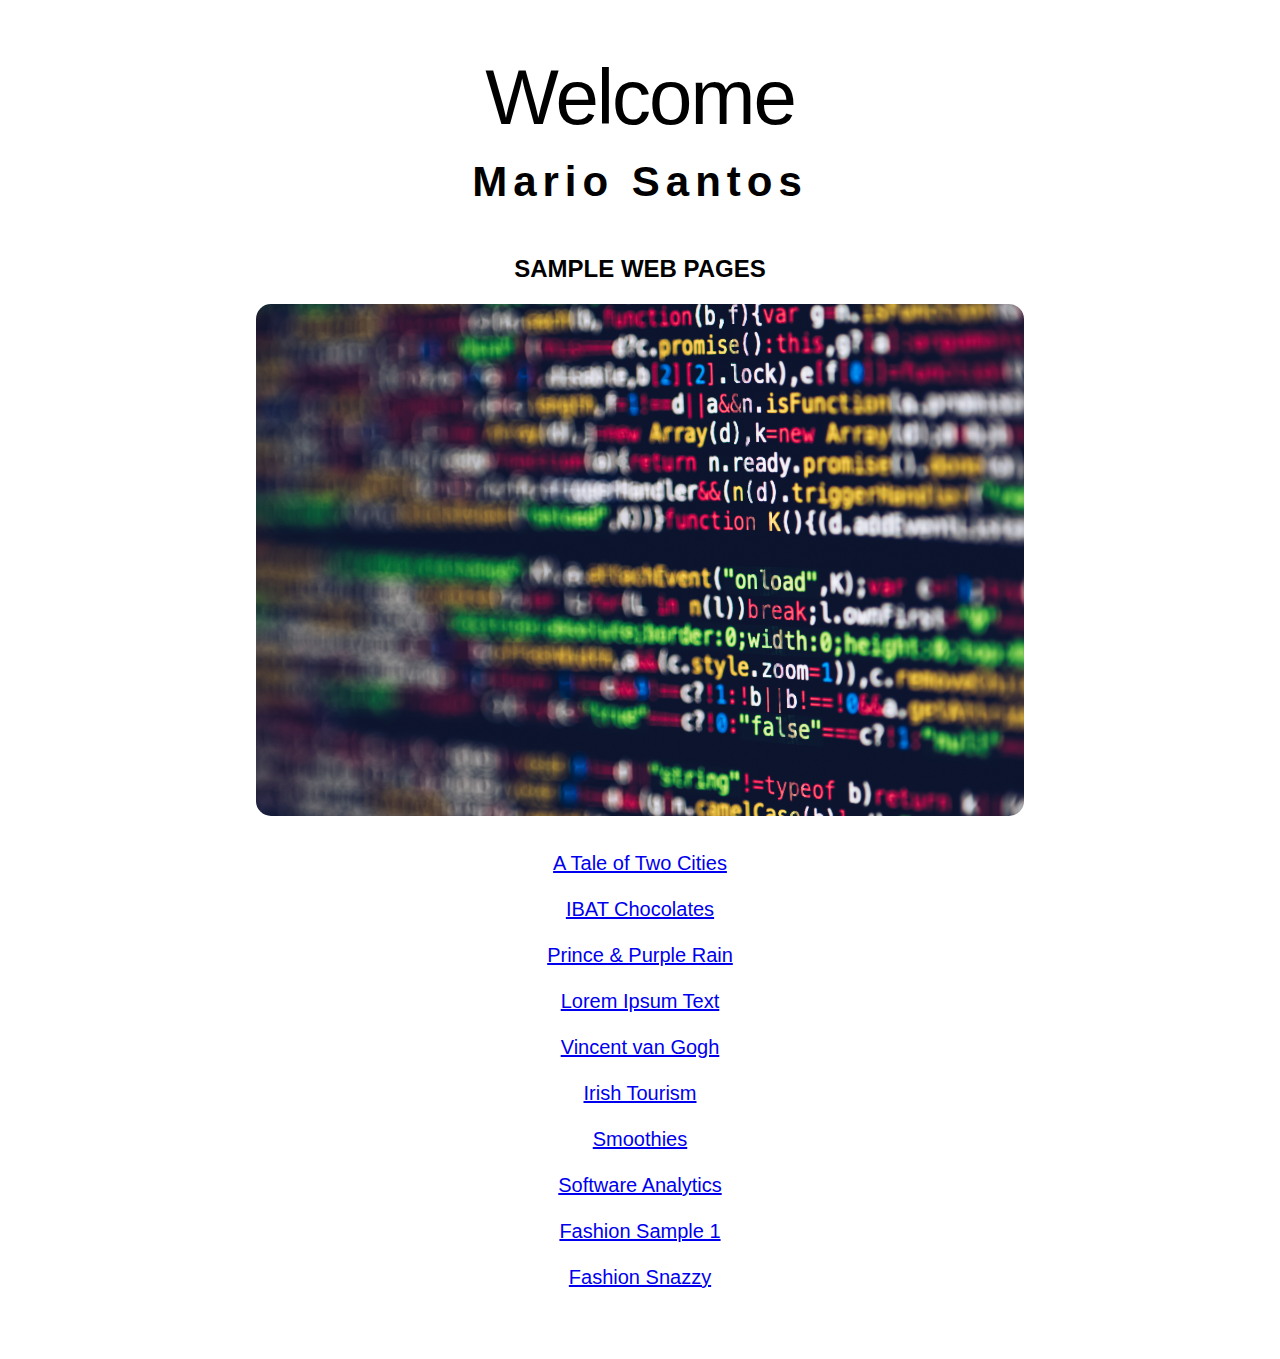
<file: index.html>
<!DOCTYPE html>
<html lang="en">
<head>
    <meta charset="UTF-8">
    <meta name="robots" content="noindex">
    <meta name="viewport" content="width=device-width, initial-scale=1.0">
    <title>Mario Santos | Home Page</title>
    <meta name="description" content="Welcome to my website that showcases some of my digital creations.">

    <link rel="stylesheet" href="assets/css/global.css">
    
    <!-- Global site tag (gtag.js) - Google Analytics -->
<script async src="https://www.googletagmanager.com/gtag/js?id=G-T0QKWNKZNM"></script>
<script>
  window.dataLayer = window.dataLayer || [];
  function gtag(){dataLayer.push(arguments);}
  gtag('js', new Date());

  gtag('config', 'G-T0QKWNKZNM');
</script>
</head>

<body>

    <h1>Welcome</h1>
    <h2>Mario Santos</h2>

    <h3>Sample Web Pages</h3>

    <img src="assets/img/web development.jpg">

    <p><a href="exercises/page-1.html">A Tale of Two Cities</a></p>
    <p><a href="exercises/page-2.html">IBAT Chocolates</a></p>
    <p><a href="exercises/page-3.html">Prince & Purple Rain</a></p>
    <p><a href="exercises/page-4.html">Lorem Ipsum Text</a></p>
    <p><a href="exercises/page-5.html">Vincent van Gogh</a></p> 
    <p><a href="exercises/page-6.html">Irish Tourism</a></p> 
    <p><a href="exercises/page-7.html">Smoothies</a></p> 
    <p><a href="exercises/page-8.html">Software Analytics</a></p> 
    <p><a href="portfolio/fashion/index.html">Fashion Sample 1</a></p>
    <p><a href="portfolio2/fashion/index.html">Fashion Snazzy</a></p>  
</body>
</html>
</file>
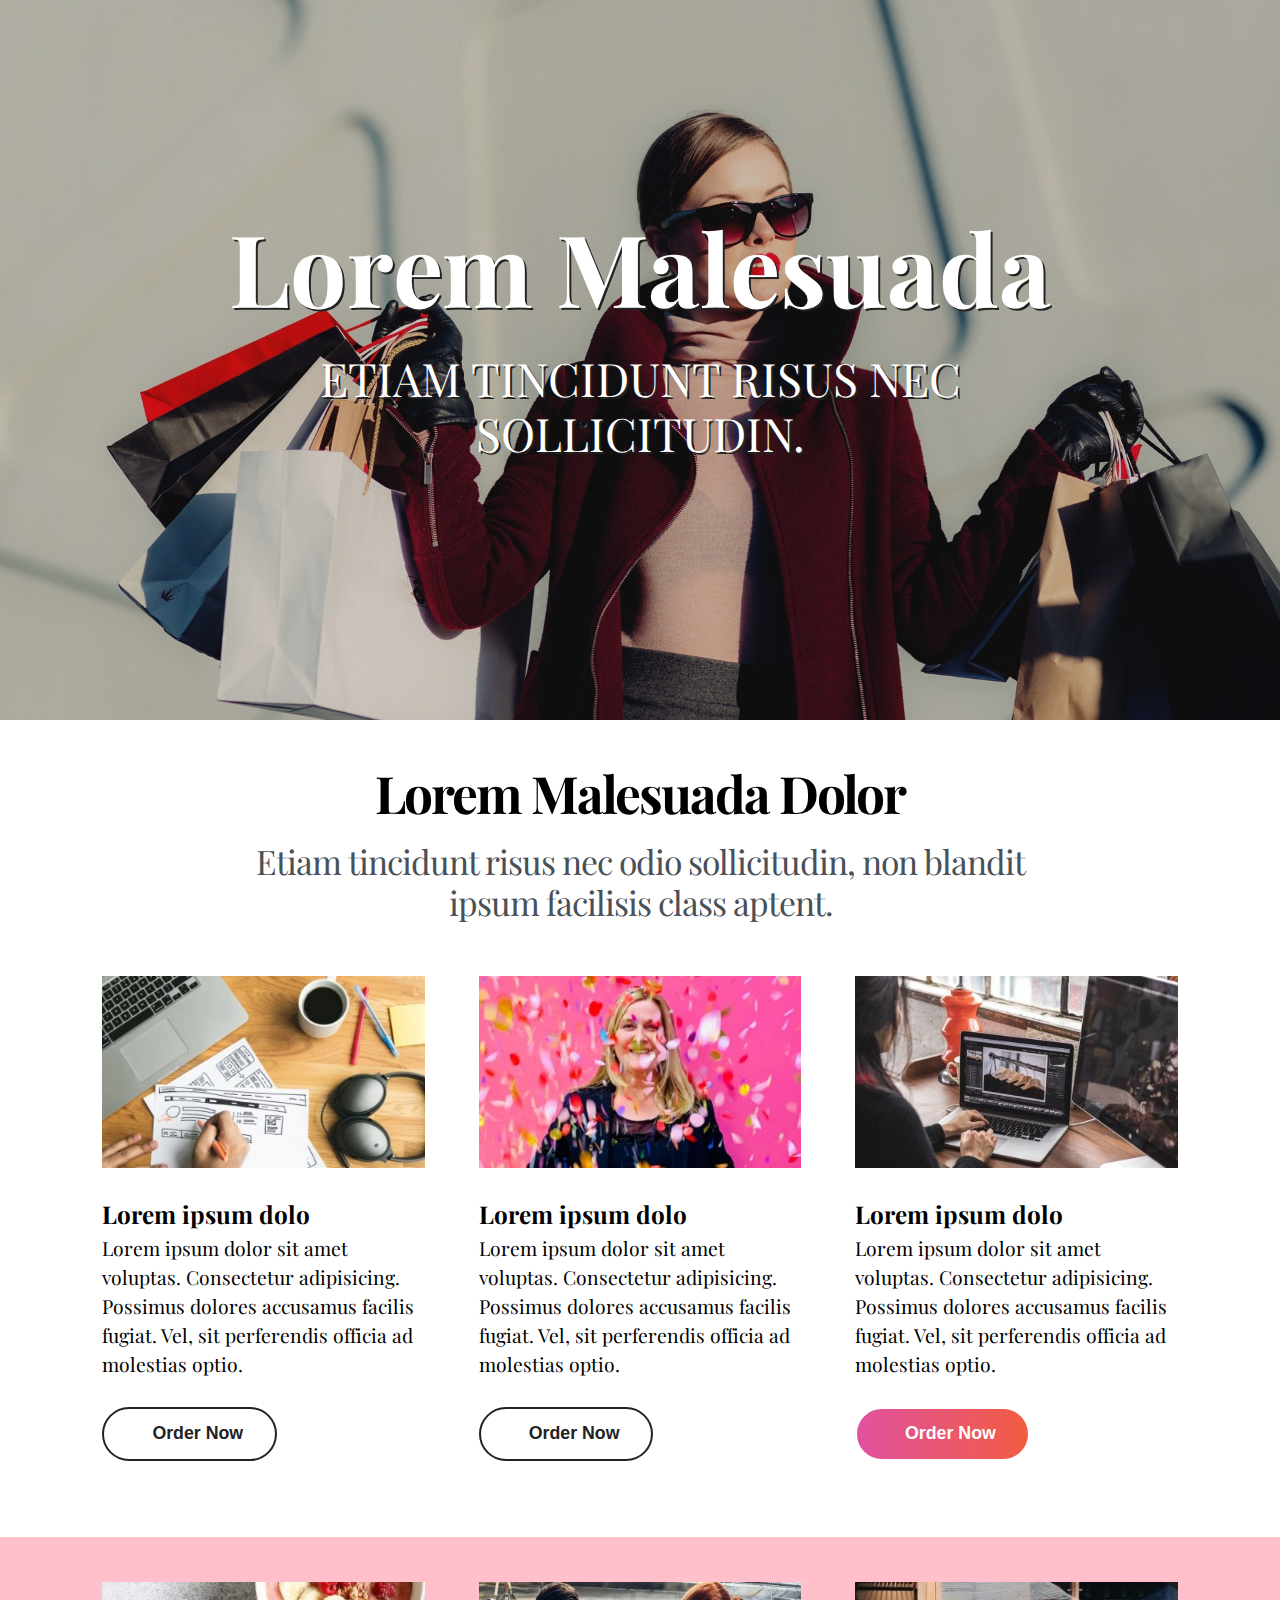
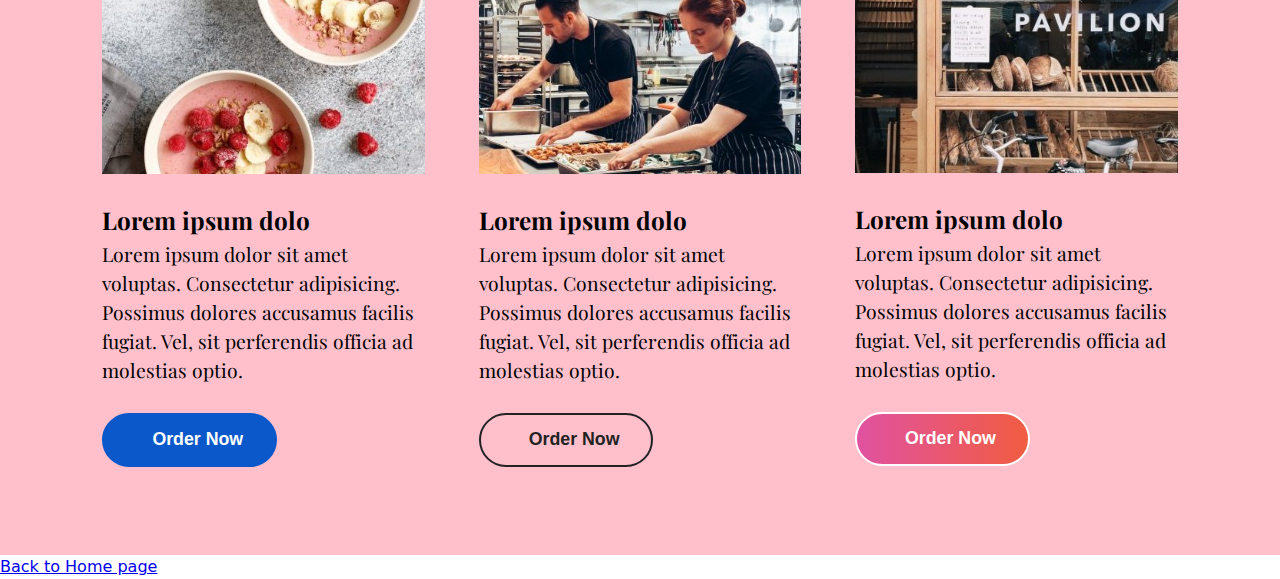
<file: portfolio/fashion/index.html>
<!DOCTYPE html>
<html lang="en">
<head>
    <meta charset="UTF-8">
    <meta http-equiv="X-UA-Compatible" content="IE=edge">
    <meta name="viewport" content="width=device-width, initial-scale=1.0">
    <title>Dorset Fashion</title>

    <link rel="stylesheet" href="assets/css/resets.css">
    <link rel="stylesheet" href="assets/css/utils.css">
    <link rel="stylesheet" href="assets/css/hero-image.css">
    <link rel="stylesheet" href="assets/css/grid-3.css">
    <link rel="stylesheet" href="assets/css/layout.css">

    <link rel="preconnect" href="https://fonts.googleapis.com">
    <link rel="preconnect" href="https://fonts.gstatic.com" crossorigin>
    <link href="https://fonts.googleapis.com/css2?family=Playfair+Display:ital,wght@0,400;0,700;1,400;1,700&display=swap" rel="stylesheet">

 <!-- Font Awesome 5 icons -->
 <link href="https://cdnjs.cloudflare.com/ajax/libs/font-awesome/5.14.0/css/all.min.css" rel="stylesheet" integrity="sha512-1PKOgIY59xJ8Co8+NE6FZ+LOAZKjy+KY8iq0G4B3CyeY6wYHN3yt9PW0XpSriVlkMXe40PTKnXrLnZ9+fkDaog==" crossorigin="anonymous">


</head>

<body>
    
        <!-- hero block -->
        <header class="hero-block text-center">

            <div class="hero-text-container">
                <h1>Lorem Malesuada</h1>
                <h2>Etiam tincidunt risus nec sollicitudin.</h2>
            </div>
    
            <div class="hero-bg-media">
                <img src="assets/img/fashion.jpg" alt="sample background image">   
            </div>
    
            <div class="bg-overlay"></div>
    
        </header>
        <!-- /hero block -->

        <main>
            <article>
            
                <section class="container-flex" >
            
                    <div class="col-1 text-center">
                        <h2>Lorem Malesuada Dolor</h2>
                        <p>Etiam tincidunt risus nec odio sollicitudin, non blandit ipsum facilisis class aptent.</p>
                    </div>
            
                    <div class="col-3">
                        <figure>
                            <img src="assets/img/design-420x250.jpg" alt="Design">
                        </figure>
            
                        <h3>Lorem ipsum dolo</h3>
                        <p>Lorem ipsum dolor sit amet voluptas. Consectetur adipisicing. Possimus dolores accusamus facilis fugiat. Vel, sit perferendis officia ad molestias optio.</p>
                        
                        <a href="#" class="btn btn-ghost btn-rounded ">
                            <i class="fas fa-arrow-circle-right"></i>
                            Order Now
                        </a>
                    </div>
            
                    <div class="col-3">
                        <figure>
                            <img src="assets/img/woman-pink-420x250.jpg" alt="Woman pink">
                        </figure>
            
                        <h3>Lorem ipsum dolo</h3>
                        <p>Lorem ipsum dolor sit amet voluptas. Consectetur adipisicing. Possimus dolores accusamus facilis fugiat. Vel, sit perferendis officia ad molestias optio.</p>
            
                        <a href="#" class="btn btn-ghost btn-rounded">
                            <i class="fas fa-shopping-cart"></i>Order Now
                        </a>
                    </div>
             
                
                    <div class="col-3">
                        <figure>
                            <img src="assets/img/laptop-window-420x250.jpg" alt="Laptop window">
                        </figure>
            
                        <h3>Lorem ipsum dolo</h3>
                        <p>Lorem ipsum dolor sit amet voluptas. Consectetur adipisicing. Possimus dolores accusamus facilis fugiat. Vel, sit perferendis officia ad molestias optio.</p>
            
                        <a href="#" class="btn btn-gradient btn-rounded">
                            <i class="fas fa-shopping-cart"></i>Order Now
                        </a>
            
                    </div>
                
                </section>

                <section class="container-flex bg-pink">
                    
                    <div class="col-3">
                        <figure>
                            <img src="assets/img/food-420x250.jpg" alt="Food">
                        </figure>
            
                        <h3>Lorem ipsum dolo</h3>
                        <p>Lorem ipsum dolor sit amet voluptas. Consectetur adipisicing. Possimus dolores accusamus facilis fugiat. Vel, sit perferendis officia ad molestias optio.</p>
            
                        <a href="#" class="btn btn-solid btn-rounded">
                            <i class="fas fa-shopping-cart"></i>Order Now
                        </a>
                    </div>
            
                    <div class="col-3">
                        <figure>
                            <img src="assets/img/kitchen-420x250.jpg" alt="Kitchen">
                        </figure>
            
                        <h3>Lorem ipsum dolo</h3>
                        <p>Lorem ipsum dolor sit amet voluptas. Consectetur adipisicing. Possimus dolores accusamus facilis fugiat. Vel, sit perferendis officia ad molestias optio.</p>
            
                        <a href="#" class="btn btn-ghost btn-rounded">
                            <i class="fas fa-shopping-cart"></i>Order Now
                        </a>
                    </div>
            
                    <div class="col-3">
                        <figure>
                            <img src="assets/img/shop-420x250.jpg" alt="Shop">
                        </figure>
            
                        <h3>Lorem ipsum dolo</h3>
                        <p>Lorem ipsum dolor sit amet voluptas. Consectetur adipisicing. Possimus dolores accusamus facilis fugiat. Vel, sit perferendis officia ad molestias optio.</p>
            
                        <a href="#" class="btn btn-gradient btn-rounded">
                            <i class="fas fa-shopping-cart"></i>Order Now
                        </a>
                    </div>
                        
                </section>
            
            </article>
            </main>
    <p><a href="../index.html">Back to Home page</a></p>
</body>
</html>
</file>
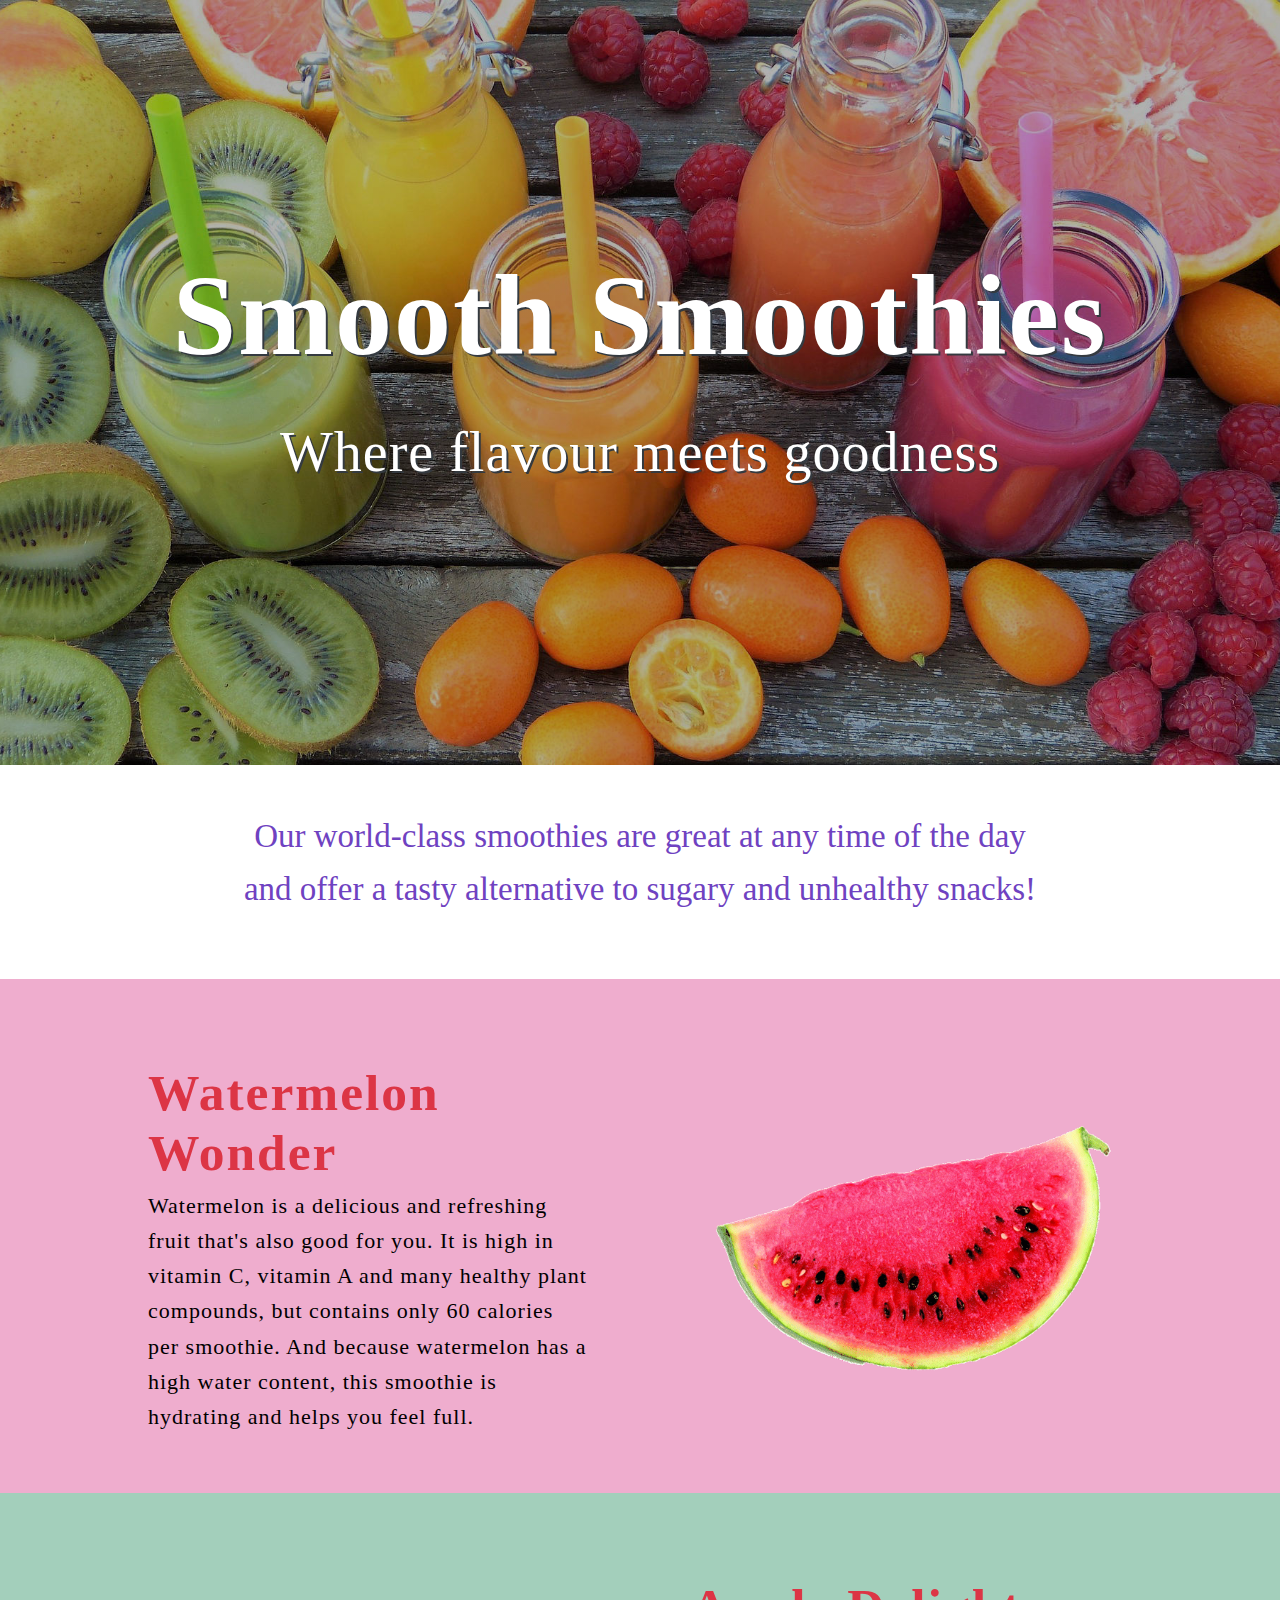
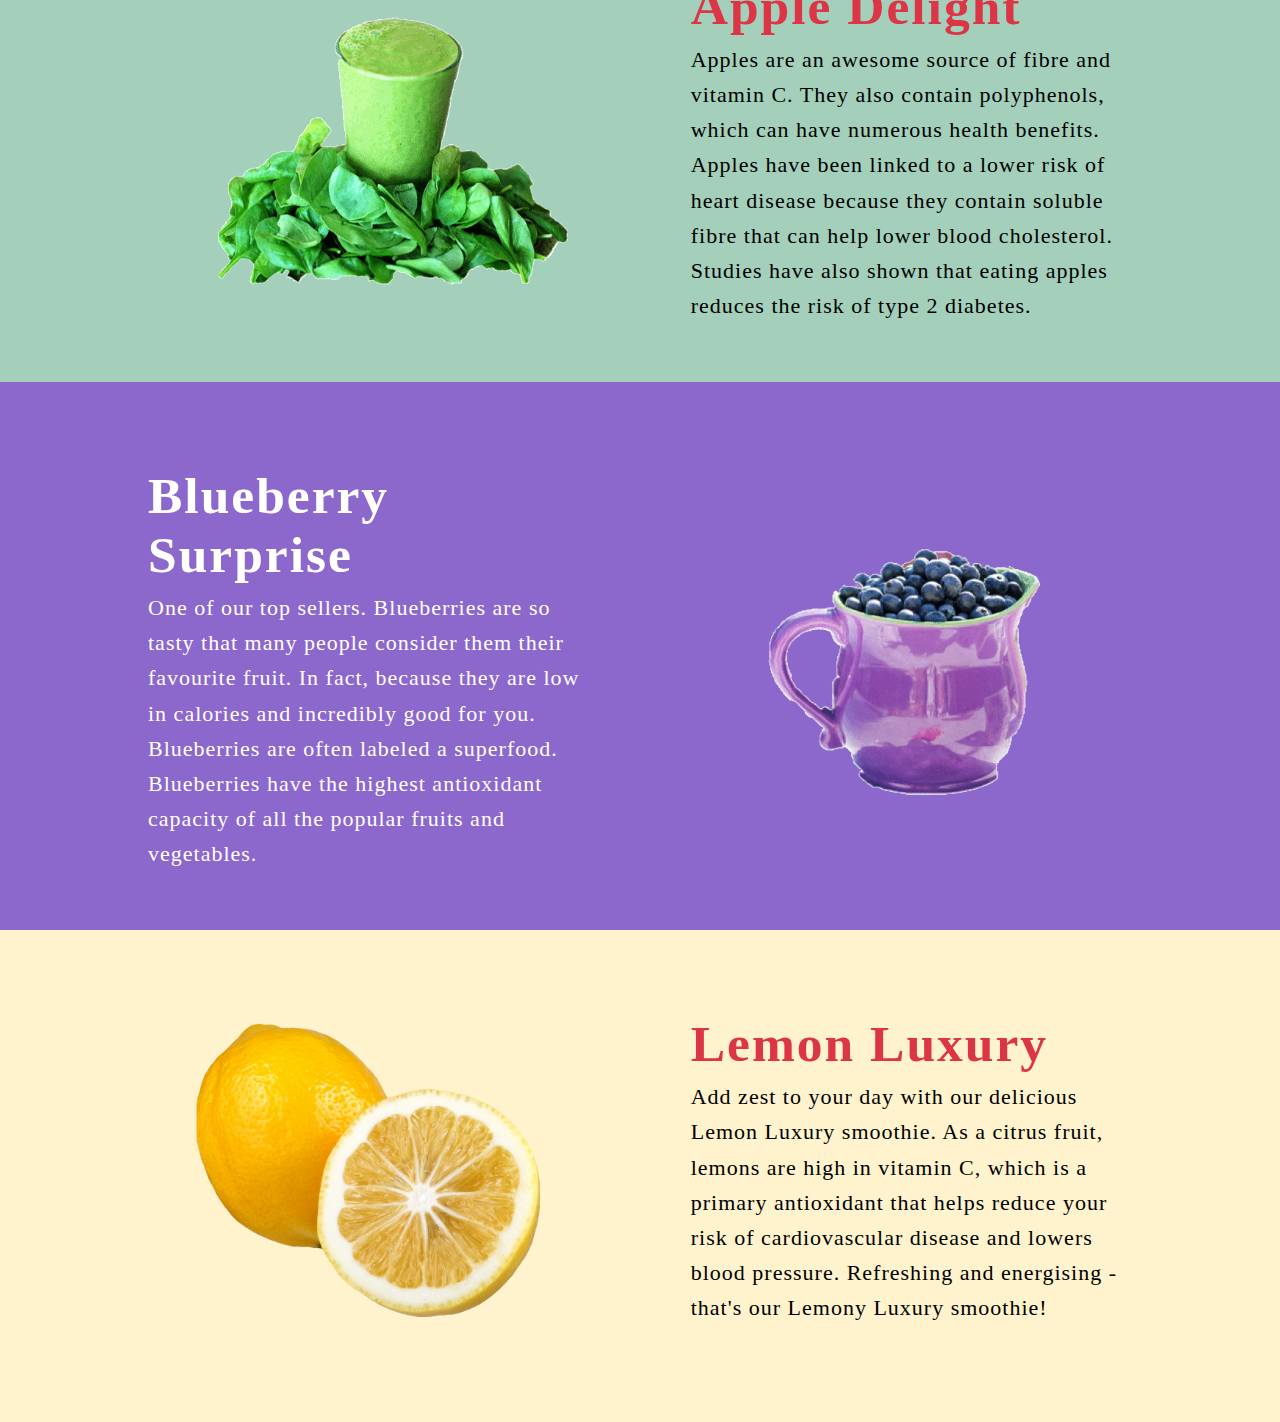
<file: portfolio2/smoothies/index.html>
<!DOCTYPE html>
<html lang="en">
<head>
    <meta charset="UTF-8">
    <meta http-equiv="X-UA-Compatible" content="IE=edge">
    <meta name="viewport" content="width=device-width, initial-scale=1.0">
    <title>Smooth Smoothies</title>
    <meta name="description" content="Dublin's finest smoothie store. Offering tasty alternatives to sugary and unhealthy snacks for busy, on-the-go, on-trend professionals.">

	<!-- Preload hero image -->
    <link rel="preload" href="assets/img/smoothie-hero-image.jpg" as="image">  

	<!-- Stylesheets -->
    <link rel="stylesheet" href="assets/css/lunadoge.min.css" />
    <link rel="stylesheet" href="assets/css/custom.css" />

	<!-- Google Fonts -->

	<!-- Font Awesome 5 icons -->
	<link href="https://cdnjs.cloudflare.com/ajax/libs/font-awesome/5.14.0/css/all.min.css" rel="stylesheet" integrity="sha512-1PKOgIY59xJ8Co8+NE6FZ+LOAZKjy+KY8iq0G4B3CyeY6wYHN3yt9PW0XpSriVlkMXe40PTKnXrLnZ9+fkDaog==" crossorigin="anonymous">

    <!-- Light Awesome icons -->
    <link rel="stylesheet" href="https://maxst.icons8.com/vue-static/landings/line-awesome/line-awesome/1.3.0/css/line-awesome.min.css">

    <!-- Google Material Design Icons -->
    <link href="https://fonts.googleapis.com/icon?family=Material+Icons+Outlined"
    rel="stylesheet">

</head>


<body>

    <!-- navigation menu -->
    <nav></nav>

    <!-- header hero block -->
    <header>
        <header class="hero-block">
            <div class="hero-text-container text-center-desktop text-center-mobile">
                <h1 class="text-shadow slide-in-top">Smooth Smoothies</h1>
                <h2 class="text-shadow slide-in-top">Where flavour meets goodness</h2>
                
            </div>
                <div class="hero-bg-media">
                <img src="assets/img/smoothie-hero-image.jpg" alt="smoothie">
                </div>
            <div class="bg-overlay"></div>
        </header>
    </header>


    <!-- main content with sections -->
    <main>     
        <section class="theme-one text-center">
            <p class="standfirst">Our world-class smoothies are great at any time of the day and offer a tasty alternative to sugary and unhealthy snacks!</p>
            </section>


            
		<section class="container-flex cols-2-split split-image-right theme-two">

            <div class="col-2">
                <h2>Watermelon Wonder</h2>
                <p>Watermelon is a delicious and refreshing fruit that's also good for you. It is high in vitamin C, vitamin A and many healthy plant compounds, but contains only 60 calories per smoothie. And because watermelon has a high water content, this smoothie is hydrating and helps you feel full.</p>
            </div>
    
            <div class="col-2">
                <figure><img src="assets/img/watermelon.png" alt="watermelon"></figure>
            </div>
        </section>

        
		<section class="container-flex cols-2-split theme-three split-image-left">

            <div class="col-2">
                <h2>Apple Delight</h2>
                <p>Apples are an awesome source of fibre and vitamin C. They also contain polyphenols, which can have numerous health benefits. Apples have been linked to a lower risk of heart disease because they contain soluble fibre that can help lower blood cholesterol. Studies have also shown that eating apples reduces the risk of type 2 diabetes.</p>
            </div>
    
            <div class="col-2">
                <figure><img src="assets/img/apple.png" alt="apple"></figure>
            </div>
        </section>

        
		<section class="container-flex cols-2-split split-image-right theme-four">

            <div class="col-2">
                <h2>Blueberry Surprise</h2>
                <p>One of our top sellers. Blueberries are so tasty that many people consider them their favourite fruit. In fact, because they are low in calories and incredibly good for you. Blueberries are often labeled a superfood. Blueberries have the highest antioxidant capacity of all the popular fruits and vegetables.</p>
            </div>
    
            <div class="col-2">
                <figure><img src="assets/img/blueberry.png" alt="blueberry"></figure>
            </div>
        </section>

        
		<section class="container-flex cols-2-split theme-five split-image-left">

            <div class="col-2">
                <h2>Lemon Luxury</h2>
                <p>Add zest to your day with our delicious Lemon Luxury smoothie. As a citrus fruit, lemons are high in vitamin C, which is a primary antioxidant that helps reduce your risk of cardiovascular disease and lowers blood pressure. Refreshing and energising - that's our Lemony Luxury smoothie!</p>
            </div>
    
            <div class="col-2">
                <figure><img src="assets/img/lemon.png" alt="Lemon"></figure>
            </div>
        </section>
    </main>

    
    <!-- footer -->
    <footer></footer>
   
</body>
</html>
</file>
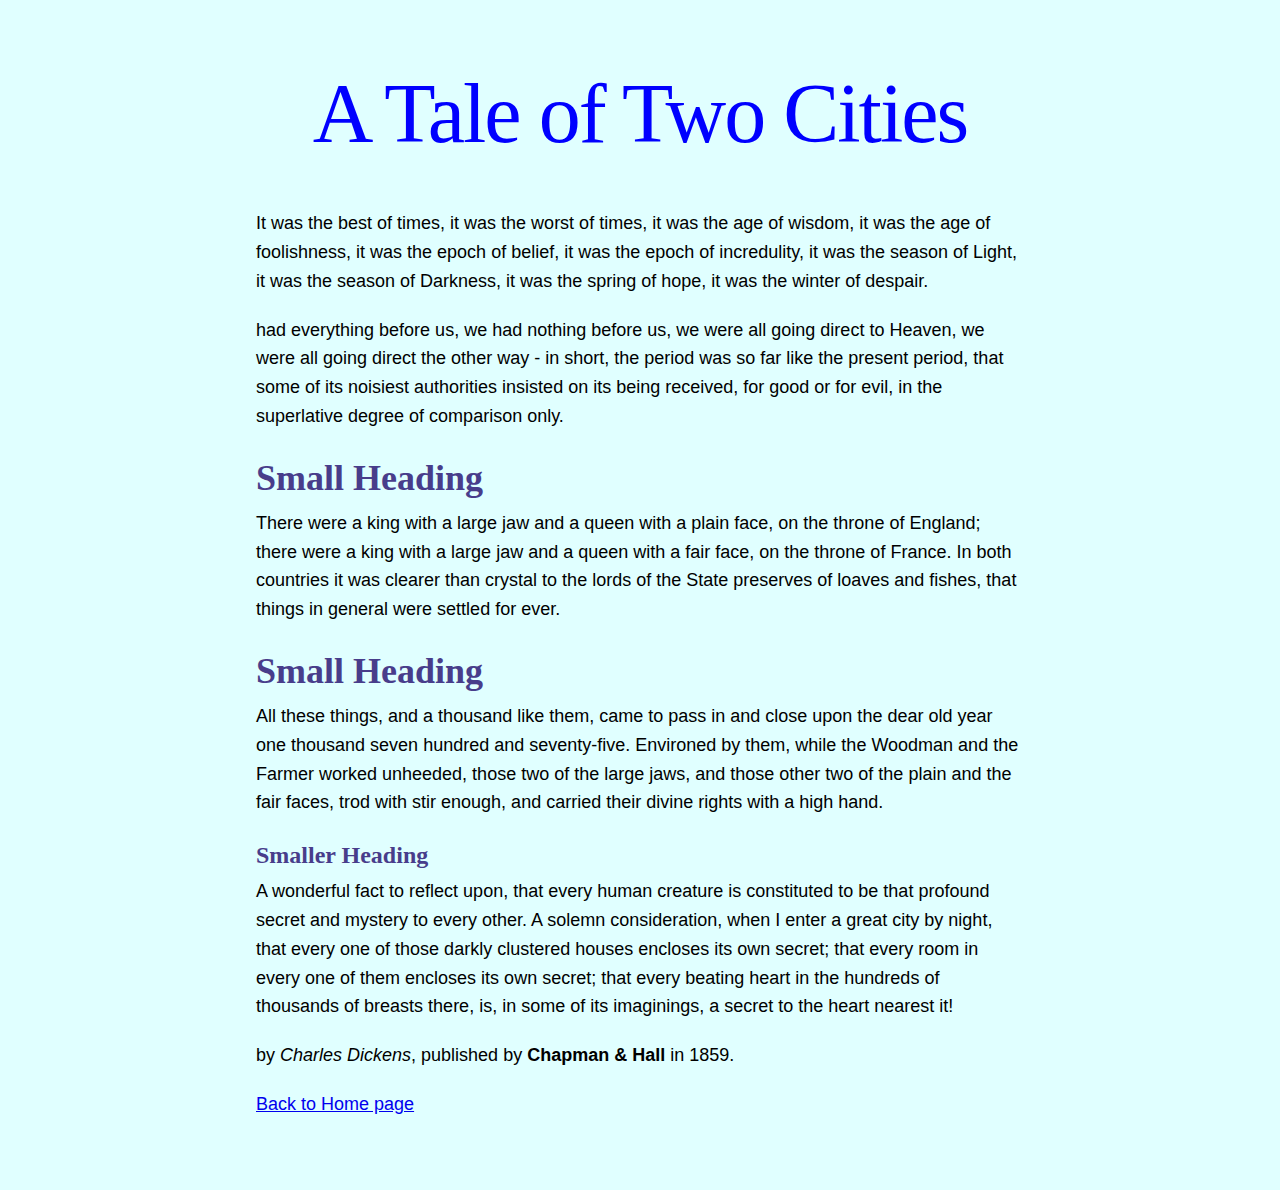
<file: exercises/page-1.html>
<!DOCTYPE html>
<html lang="en">
<head>
    <meta charset="UTF-8">
    <meta name="robots" content="noindex">
    <meta http-equiv="X-UA-Compatible" content="IE=edge">
    <meta name="viewport" content="width=device-width, initial-scale=1.0">
    <title>A Tale of Two Cities</title>
    <meta name="description" content="A basic web page containing some text from A Tale of Two Cities, a novel published in 1859 by English author Charles Dickens.">
    <link rel="stylesheet" href="assets/css/style-1.css">

    <!-- Global site tag (gtag.js) - Google Analytics -->
    <script async src="https://www.googletagmanager.com/gtag/js?id=G-T0QKWNKZNM"></script>
    <script>
    window.dataLayer = window.dataLayer || [];
    function gtag(){dataLayer.push(arguments);}
    gtag('js', new Date());

    gtag('config', 'G-T0QKWNKZNM');
    </script>
    </head>



<body>
    <h1> A Tale of Two Cities </h1>
    <p> It was the best of times, it was the worst of times, it was the age of wisdom, it was the age of foolishness, it was the epoch of belief, it was the epoch of incredulity, it was the season of Light, it was the season of Darkness, it was the spring of hope, it was the winter of despair. </p>
    
    <p> had everything before us, we had nothing before us, we were all going direct to Heaven, we were all going direct the other way - in short, the period was so far like the present period, that some of its noisiest authorities insisted on its being received, for good or for evil, in the superlative degree of comparison only. </p>

    <h2> Small Heading </h2>
<p>There were a king with a large jaw and a queen with a plain face, on the throne of England; there were a king with a large jaw and a queen with a fair face, on the throne of France. In both countries it was clearer than crystal to the lords of the State preserves of loaves and fishes, that things in general were settled for ever.</p>

<h2> Small Heading </h2>
<p> All these things, and a thousand like them, came to pass in and close upon the dear old year one thousand seven hundred and seventy-five. Environed by them, while the Woodman and the Farmer worked unheeded, those two of the large jaws, and those other two of the plain and the fair faces, trod with stir enough, and carried their divine rights with a high hand. </p>


<h3> Smaller Heading </h3>
<p> A wonderful fact to reflect upon, that every human creature is constituted to be that profound secret and mystery to every other. A solemn consideration, when I enter a great city by night, that every one of those darkly clustered houses encloses its own secret; that every room in every one of them encloses its own secret; that every beating heart in the hundreds of thousands of breasts there, is, in some of its imaginings, a secret to the heart nearest it! </p>

<p>by <i> Charles Dickens</i>, published by <b> Chapman & Hall </b> in 1859. </p>

<!--- This is a comment -->
<p><a href="../index.html">Back to Home page</a></p>

</body>
</html>
</file>
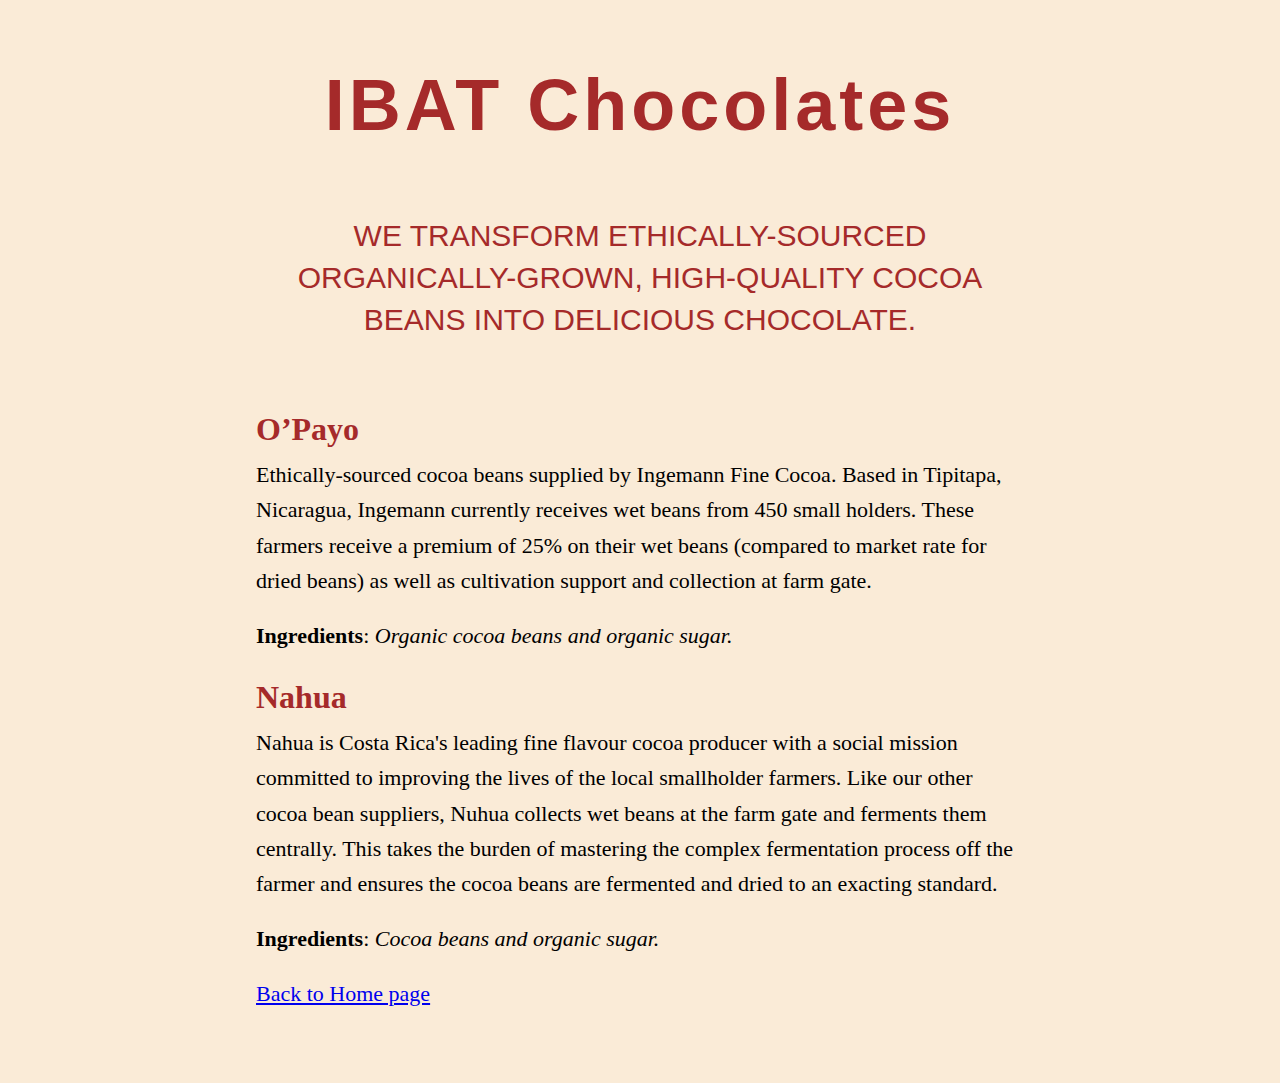
<file: exercises/page-2.html>
<!DOCTYPE html>
<html lang="en">
<head>
    <meta charset="UTF-8">
    <meta http-equiv="X-UA-Compatible" content="IE=edge">
    <meta name="description" content="We transform ethically-sourced organically-grown, high-quality cocoa beans into delicious chocolate">
    <link rel="stylesheet" href="assets/css/style-2.css">
    <title>IBAT Chocolates</title>
</head>
<body>
    <h1> IBAT Chocolates </h1>

    <h2> We transform ethically-sourced organically-grown, high-quality cocoa beans into delicious chocolate. </h2>
    
    <h3> O’Payo </h3>
    <p> Ethically-sourced cocoa beans supplied by Ingemann Fine Cocoa. Based in Tipitapa, Nicaragua, Ingemann currently receives wet beans from 450 small holders. These farmers receive a premium of 25% on their wet beans (compared to market rate for dried beans) as well as cultivation support and collection at farm gate. </p>
    
    <p><b>Ingredients</b>: <i> Organic cocoa beans and organic sugar.</i></p>
    
    <h3> Nahua </h3>
    <p> Nahua is Costa Rica's leading fine flavour cocoa producer with a social mission committed to improving the lives of the local smallholder farmers. Like our other cocoa bean suppliers, Nuhua collects wet beans at the farm gate and ferments them centrally. This takes the burden of mastering the complex fermentation process off the farmer and ensures the cocoa beans are fermented and dried to an exacting standard.</p>
    
    <p><b>Ingredients</b>: <i>Cocoa beans and organic sugar.</i></p>

    <!--- This is a comment -->
    <p><a href="../index.html">Back to Home page</a></p>

</body>
</html>
</file>
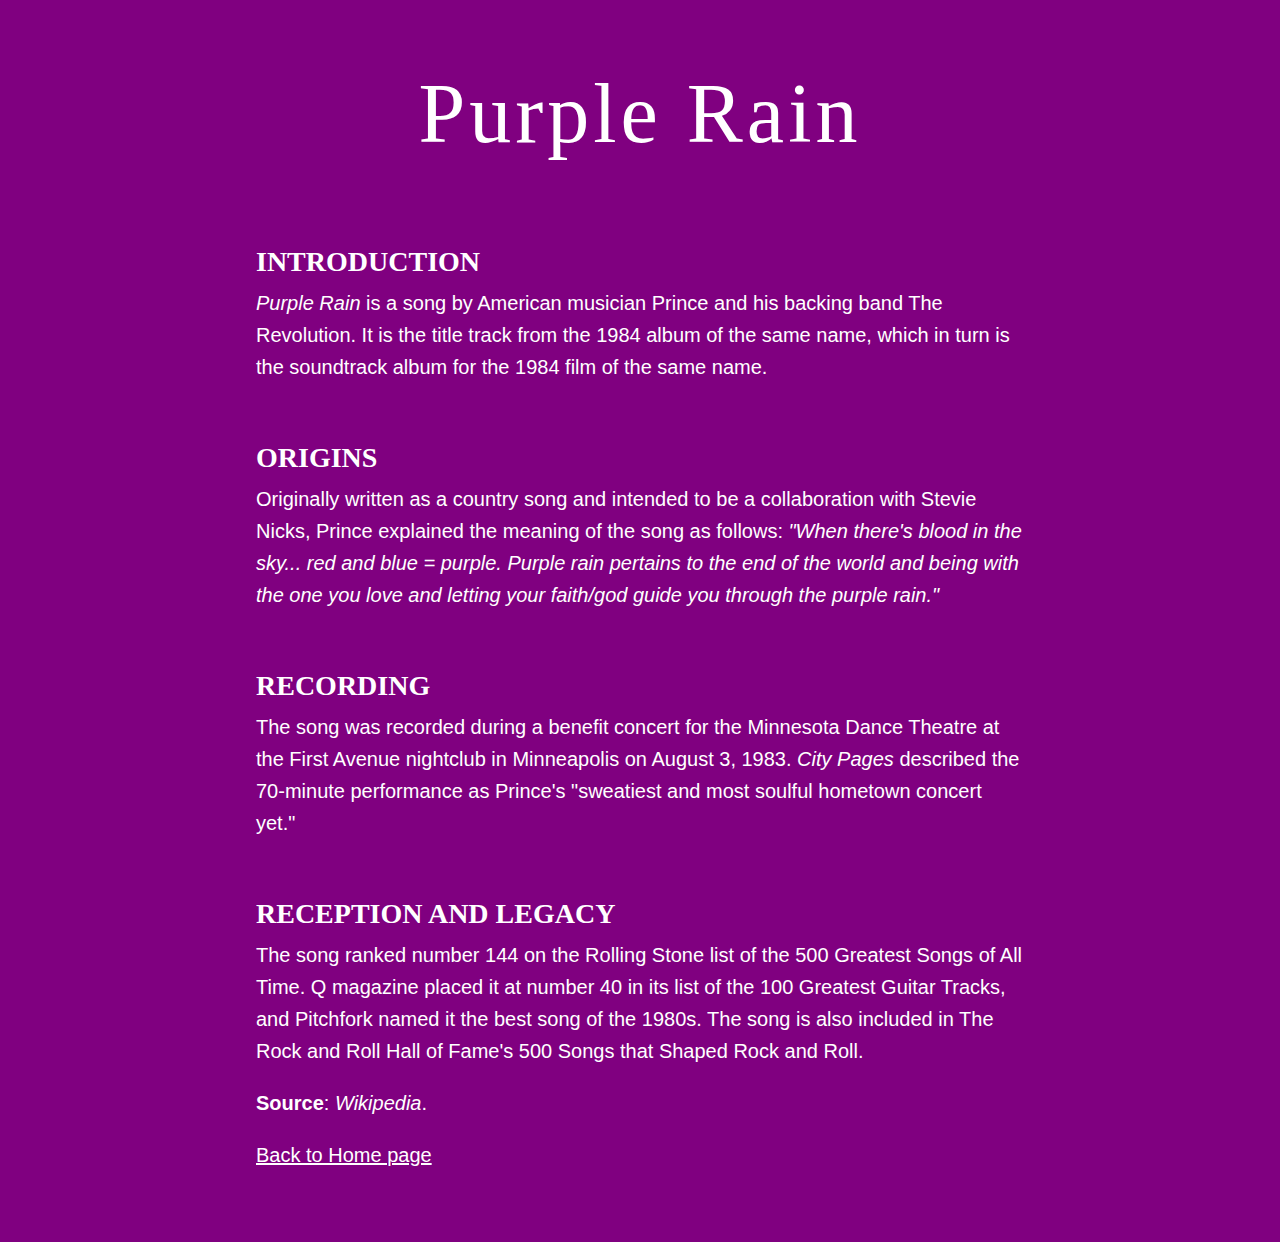
<file: exercises/page-3.html>
<!DOCTYPE html>
<html lang="en">
<head>
    <meta charset="UTF-8">
    <meta name="robots" content="noindex">
    <meta name="viewport" content="width=device-width, initial-scale=1.0">
    <title>Purple Rain</title>
    <meta name="description" content="A basic web page containing some text from Wikipedia about the 1983-recorded song Purple Rain by Prince">
    <link rel="stylesheet" href="assets/css/style-3.css">
</head>

<body>

<h1>Purple Rain</h1>

<h2>Introduction</h2>
<p><i>Purple Rain</i> is a song by American musician Prince and his backing band The Revolution. It is the title track from the 1984 album of the same name, which in turn is the soundtrack album for the 1984 film of the same name.</p>

<h2>Origins</h2>
<p>Originally written as a country song and intended to be a collaboration with Stevie Nicks, Prince explained the meaning of the song as follows: <i>"When there's blood in the sky... red and blue = purple. Purple rain pertains to the end of the world and being with the one you love and letting your faith/god guide you through the purple rain."</i></p>

<h2>Recording</h2>
<p>The song was recorded during a benefit concert for the Minnesota Dance Theatre at the First Avenue nightclub in Minneapolis on August 3, 1983. <i>City Pages</i> described the 70-minute performance as Prince's "sweatiest and most soulful hometown concert yet."</p>

<h2>Reception and legacy</h2>
<p>The song ranked number 144 on the Rolling Stone list of the 500 Greatest Songs of All Time. Q magazine placed it at number 40 in its list of the 100 Greatest Guitar Tracks, and Pitchfork named it the best song of the 1980s. The song is also included in The Rock and Roll Hall of Fame's 500 Songs that Shaped Rock and Roll.</p>

<p><b>Source</b>: <i>Wikipedia</i>.</p>

<!--- This is a comment -->
<p><a href="../index.html">Back to Home page</a></p>

</body>
</html>
</file>
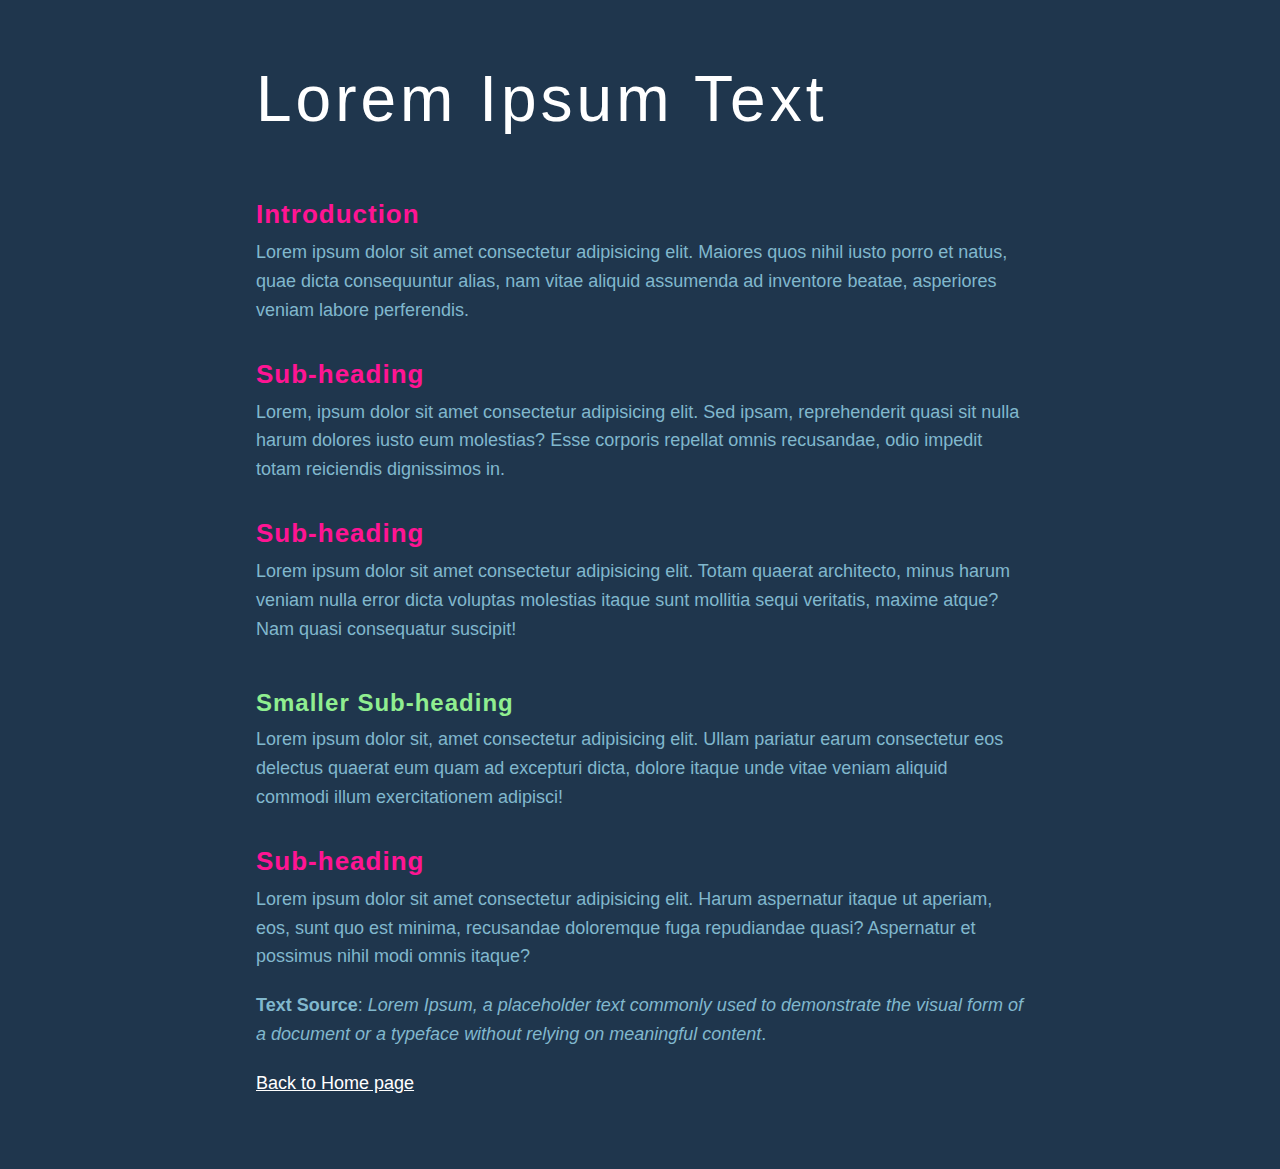
<file: exercises/page-4.html>
<!DOCTYPE html>
<html lang="en">

<head>
    <meta charset="UTF-8">
    <meta name="robots" content="noindex">
    <meta name="viewport" content="width=device-width, initial-scale=1.0">
    <title>Lorem Ipsum Text</title>
    <meta name="description" content="A basic web page containing some placeholder text created with Lorem Ipsum.">
    <link rel="stylesheet" href="assets/css/style-4.css">
</head>

<body>

<h1>Lorem Ipsum Text</h1>

<h2>Introduction</h2>
<p>Lorem ipsum dolor sit amet consectetur adipisicing elit. Maiores quos nihil iusto porro et natus, quae dicta consequuntur alias, nam vitae aliquid assumenda ad inventore beatae, asperiores veniam labore perferendis.</p>

<h2>Sub-heading</h2>
<p>Lorem, ipsum dolor sit amet consectetur adipisicing elit. Sed ipsam, reprehenderit quasi sit nulla harum dolores iusto eum molestias? Esse corporis repellat omnis recusandae, odio impedit totam reiciendis dignissimos in.</p>

<h2>Sub-heading</h2>
<p>Lorem ipsum dolor sit amet consectetur adipisicing elit. Totam quaerat architecto, minus harum veniam nulla error dicta voluptas molestias itaque sunt mollitia sequi veritatis, maxime atque? Nam quasi consequatur suscipit!</p>

<h3>Smaller Sub-heading</h3>
<p>Lorem ipsum dolor sit, amet consectetur adipisicing elit. Ullam pariatur earum consectetur eos delectus quaerat eum quam ad excepturi dicta, dolore itaque unde vitae veniam aliquid commodi illum exercitationem adipisci!</p>

<h2>Sub-heading</h2>
<p>Lorem ipsum dolor sit amet consectetur adipisicing elit. Harum aspernatur itaque ut aperiam, eos, sunt quo est minima, recusandae doloremque fuga repudiandae quasi? Aspernatur et possimus nihil modi omnis itaque?</p>

<p><b>Text Source</b>: <i>Lorem Ipsum, a placeholder text commonly used to demonstrate the visual form of a document or a typeface without relying on meaningful content</i>.</p>

<!--- This is a comment -->
<p><a href="../index.html">Back to Home page</a></p>

</body>
</html>
</file>
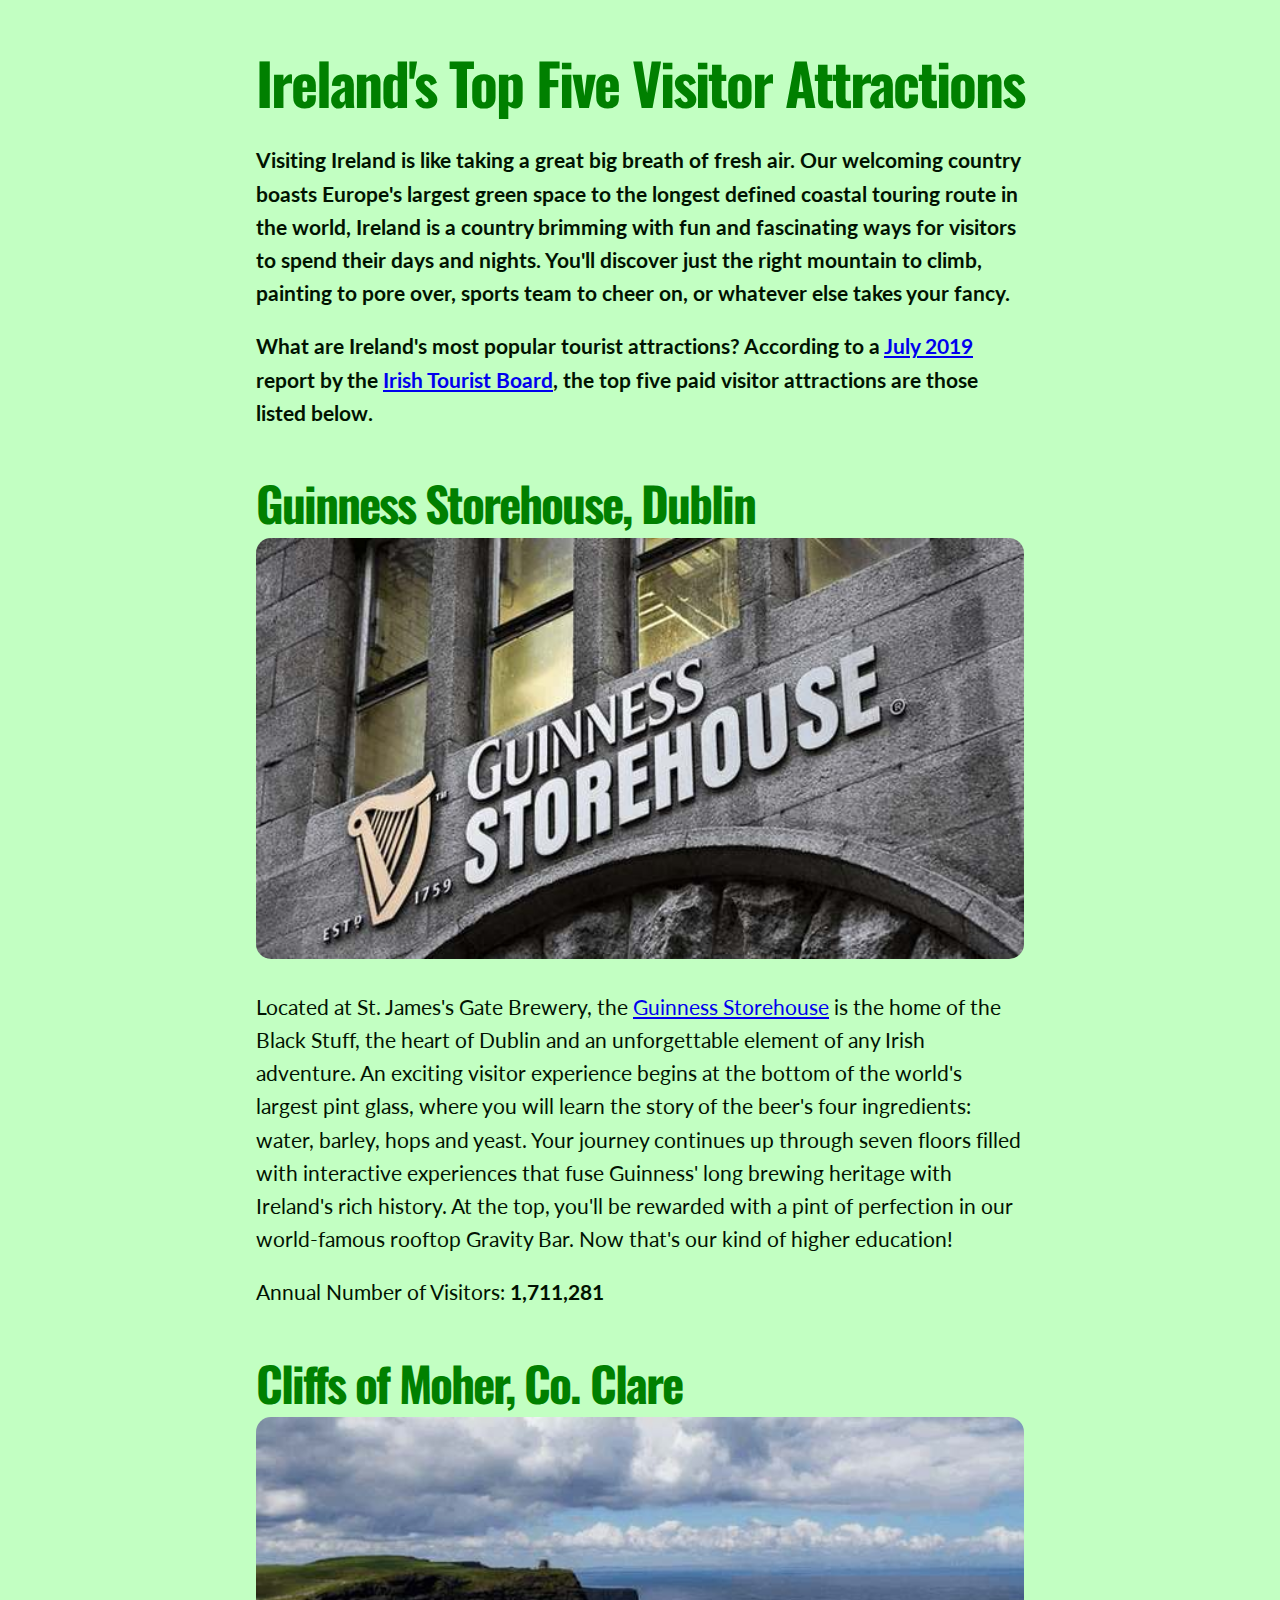
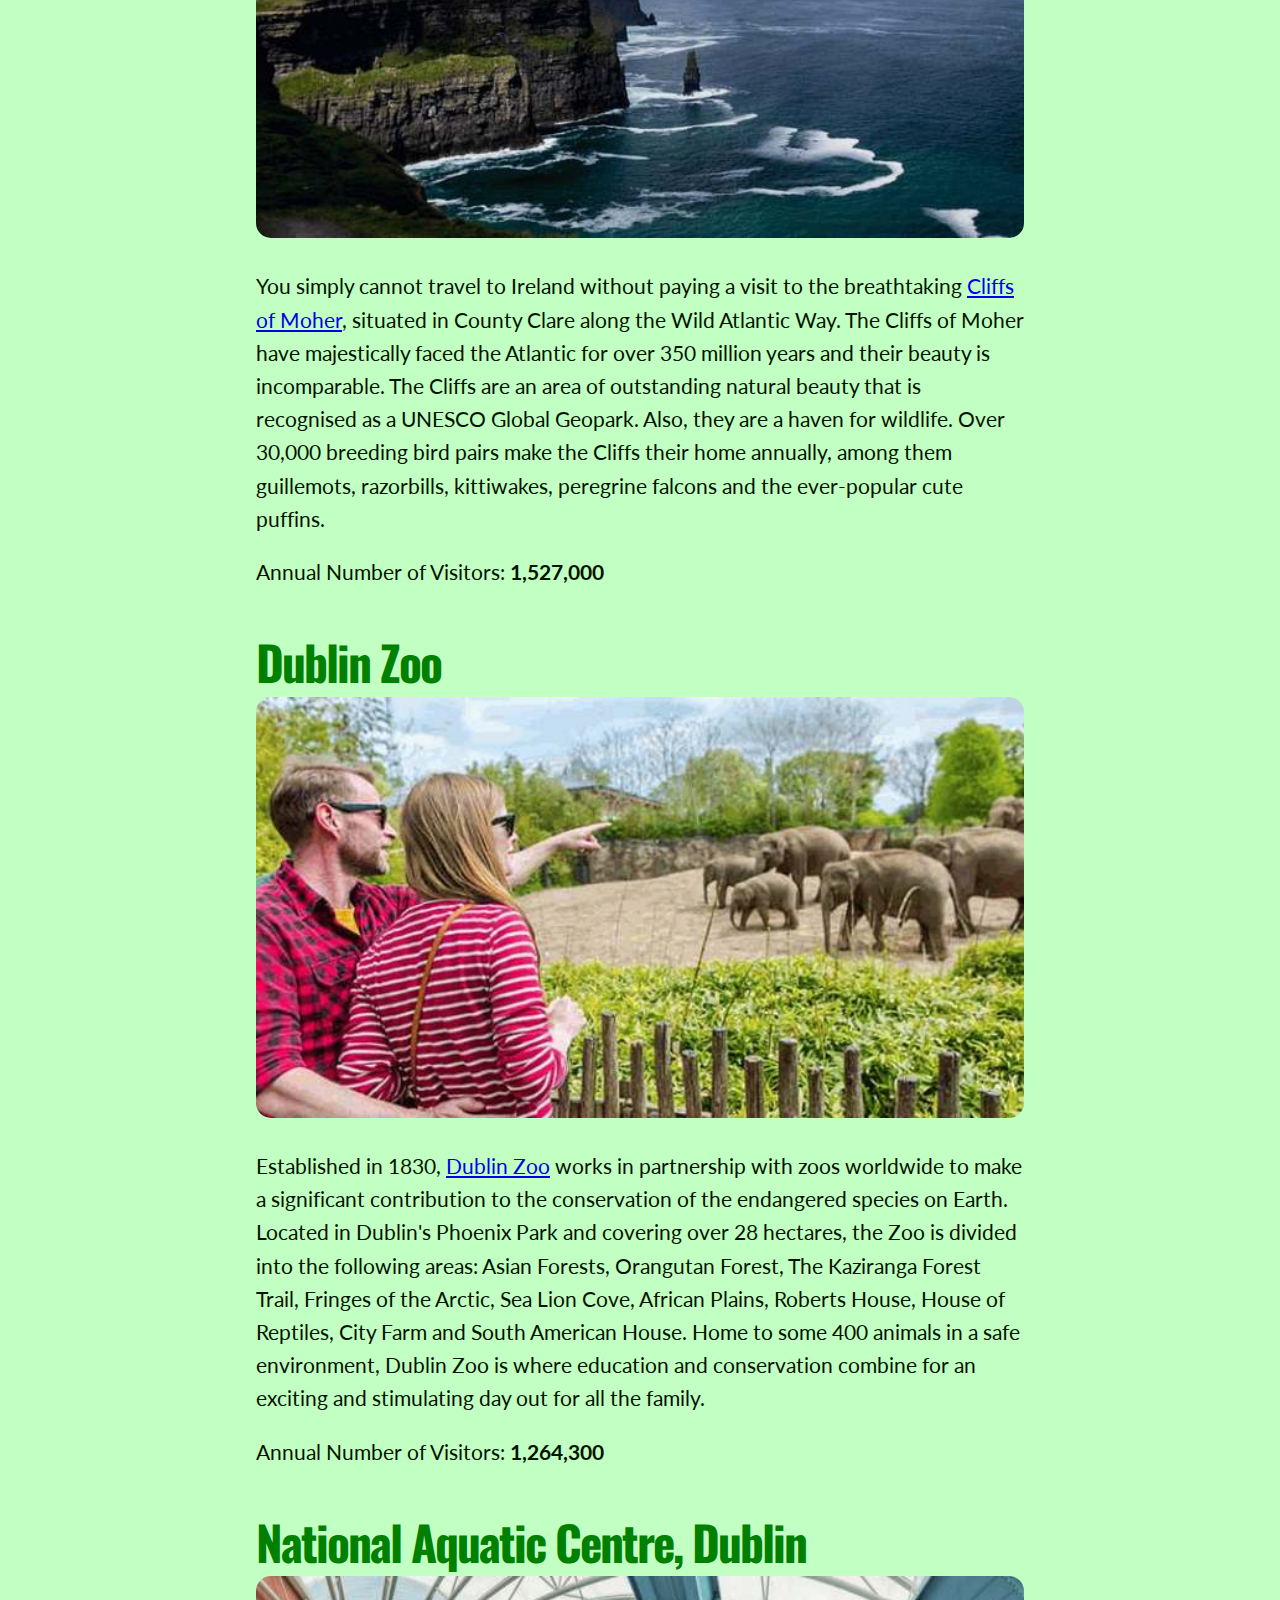
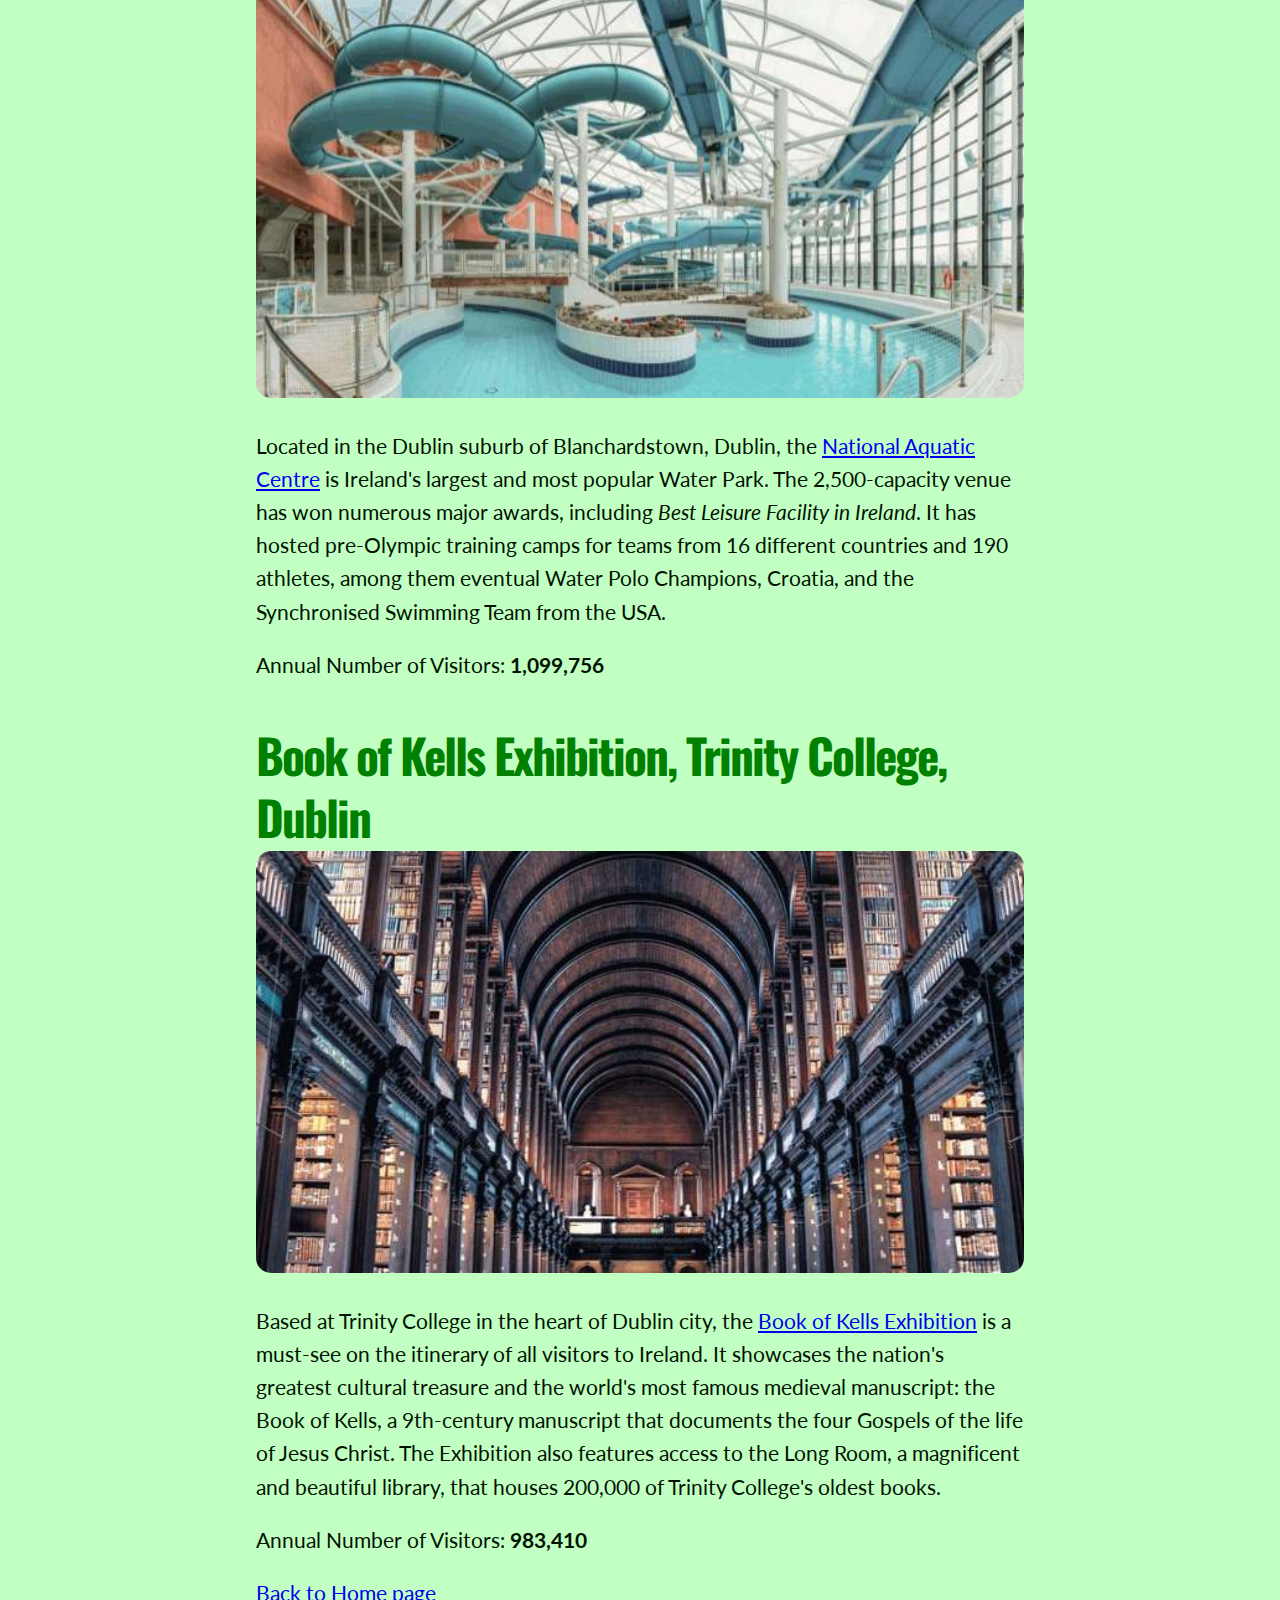
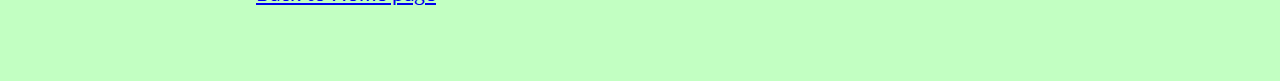
<file: exercises/page-6.html>
<!DOCTYPE html>
<html lang="en">
<head>
  <meta charset="utf-8">
  <meta name="viewport" content="width=device-width, initial-scale=1.0">
  <meta http-equiv="X-UA-Compatible" content="IE=edge">
  
  <title>Ireland's Top Five Visitor Attractions</title>
  <meta name="description" content="The country's most popular atractions for visitors, according to the Irish Tourist Board.">
  
  <link rel="stylesheet" href="assets/css/style-6.css">

  <!--Google Fonts-->

<link rel="preconnect" href="https://fonts.googleapis.com">
<link rel="preconnect" href="https://fonts.gstatic.com" crossorigin>
<link href="https://fonts.googleapis.com/css2?family=Lato:ital,wght@0,400;0,700;1,400;1,700&family=Oswald:wght@700&display=swap" rel="stylesheet">

</head>

<body>

<h1>Ireland's Top Five Visitor Attractions</h1>

<p><b>Visiting Ireland is like taking a great big breath of fresh air. Our welcoming country boasts Europe's largest green space to the longest defined coastal touring route in the world, Ireland is a country brimming with fun and fascinating ways for visitors to spend their days and nights. You'll discover just the right mountain to climb, painting to pore over, sports team to cheer on, or whatever else takes your fancy.</b></p>

<p><b>What are Ireland's most popular tourist attractions? According to a <a href="http://www.failteireland.ie/Research-and-insights.aspx">July 2019</a> report by the <a href="https://www.discoverireland.ie/">Irish Tourist Board</a>, the top five paid visitor attractions are those listed below.</b></p>


<h2>Guinness Storehouse, Dublin</h2>

<img src="assets/img/guinness-storehouse.jpg" alt="Guinness Storehouse">  

<p>Located at St. James's Gate Brewery, the <a href="https://www.guinness-storehouse.com/en" target="_blank">Guinness Storehouse</a> is the home of the Black Stuff, the heart of Dublin and an unforgettable element of any Irish adventure. An exciting visitor experience begins at the bottom of the world's largest pint glass, where you will learn the story of the beer's four ingredients: water, barley, hops and yeast. Your journey continues up through seven floors filled with interactive experiences that fuse Guinness' long brewing heritage with Ireland's rich history. At the top, you'll be rewarded with a pint of perfection in our world-famous rooftop Gravity Bar. Now that's our kind of higher education!</p>

<p>Annual Number of Visitors: <b>1,711,281</b></p>


<h2>Cliffs of Moher, Co. Clare</h2>
<img src="assets/img/cliffs-of-moher.jpg" alt="Cliffs of Moher">

<p>You simply cannot travel to Ireland without paying a visit to the breathtaking <a href="https://www.cliffsofmoher.ie" target="_blank">Cliffs of Moher</a>, situated in County Clare along the Wild Atlantic Way. The Cliffs of Moher have majestically faced the Atlantic for over 350 million years and their beauty is incomparable. The Cliffs are an area of outstanding natural beauty that is recognised as a UNESCO Global Geopark. Also, they are a haven for wildlife. Over 30,000 breeding bird pairs make the Cliffs their home annually, among them guillemots, razorbills, kittiwakes, peregrine falcons and the ever-popular cute puffins.</p>

<p>Annual Number of Visitors: <b>1,527,000</b></p>


<h2>Dublin Zoo</h2>

<img src="assets/img/dublin-zoo.jpg" alt="Dublin Zoo">

<p>Established in 1830, <a href="https://www.dublinzoo.ie"  target="_blank">Dublin Zoo</a> works in partnership with zoos worldwide to make a significant contribution to the conservation of the endangered species on Earth. Located in Dublin's Phoenix Park and covering over 28 hectares, the Zoo is divided into the following areas: Asian Forests, Orangutan Forest, The Kaziranga Forest Trail, Fringes of the Arctic, Sea Lion Cove, African Plains, Roberts House, House of Reptiles, City Farm and South American House. Home to some 400 animals in a safe environment, Dublin Zoo is where education and conservation combine for an exciting and stimulating day out for all the family.</p>
<p>Annual Number of Visitors: <b>1,264,300</b></p>


<h2>National Aquatic Centre, Dublin</h2>

<img src="assets/img/national-aquatic-centre.jpg" alt="National Aquatic Centre">

<p>Located in the Dublin suburb of Blanchardstown, Dublin, the <a href="https://www.nationalaquaticcentre.ie" target="_blank">National Aquatic Centre</a> is Ireland's largest and most popular Water Park. The 2,500-capacity venue has won numerous major awards, including <i>Best Leisure Facility in Ireland</i>. It has hosted pre-Olympic training camps for teams from 16 different countries and 190 athletes, among them eventual Water Polo Champions, Croatia, and the Synchronised Swimming Team from the USA.</p>
<p>Annual Number of Visitors: <b>1,099,756</b></p>


<h2>Book of Kells Exhibition, Trinity College, Dublin</h2>

<img src="assets/img/book-of-kells.jpg" alt="book-of-kells">

<p>Based at Trinity College in the heart of Dublin city, the <a href="https://www.tcd.ie/visitors/book-of-kells/" target="_blank">Book of Kells Exhibition</a> is a must-see on the itinerary of all visitors to Ireland. It showcases the nation's greatest cultural treasure and the world's most famous medieval manuscript: the Book of Kells, a 9th-century manuscript that documents the four Gospels of the life of Jesus Christ. The Exhibition also features access to the Long Room, a magnificent and beautiful library, that houses 200,000 of Trinity College's oldest books.</p>
<p>Annual Number of Visitors: <b>983,410</b></p>

<!--- This is a comment -->
<p><a href="../index.html">Back to Home page</a></p>

</body>
</html>
</file>
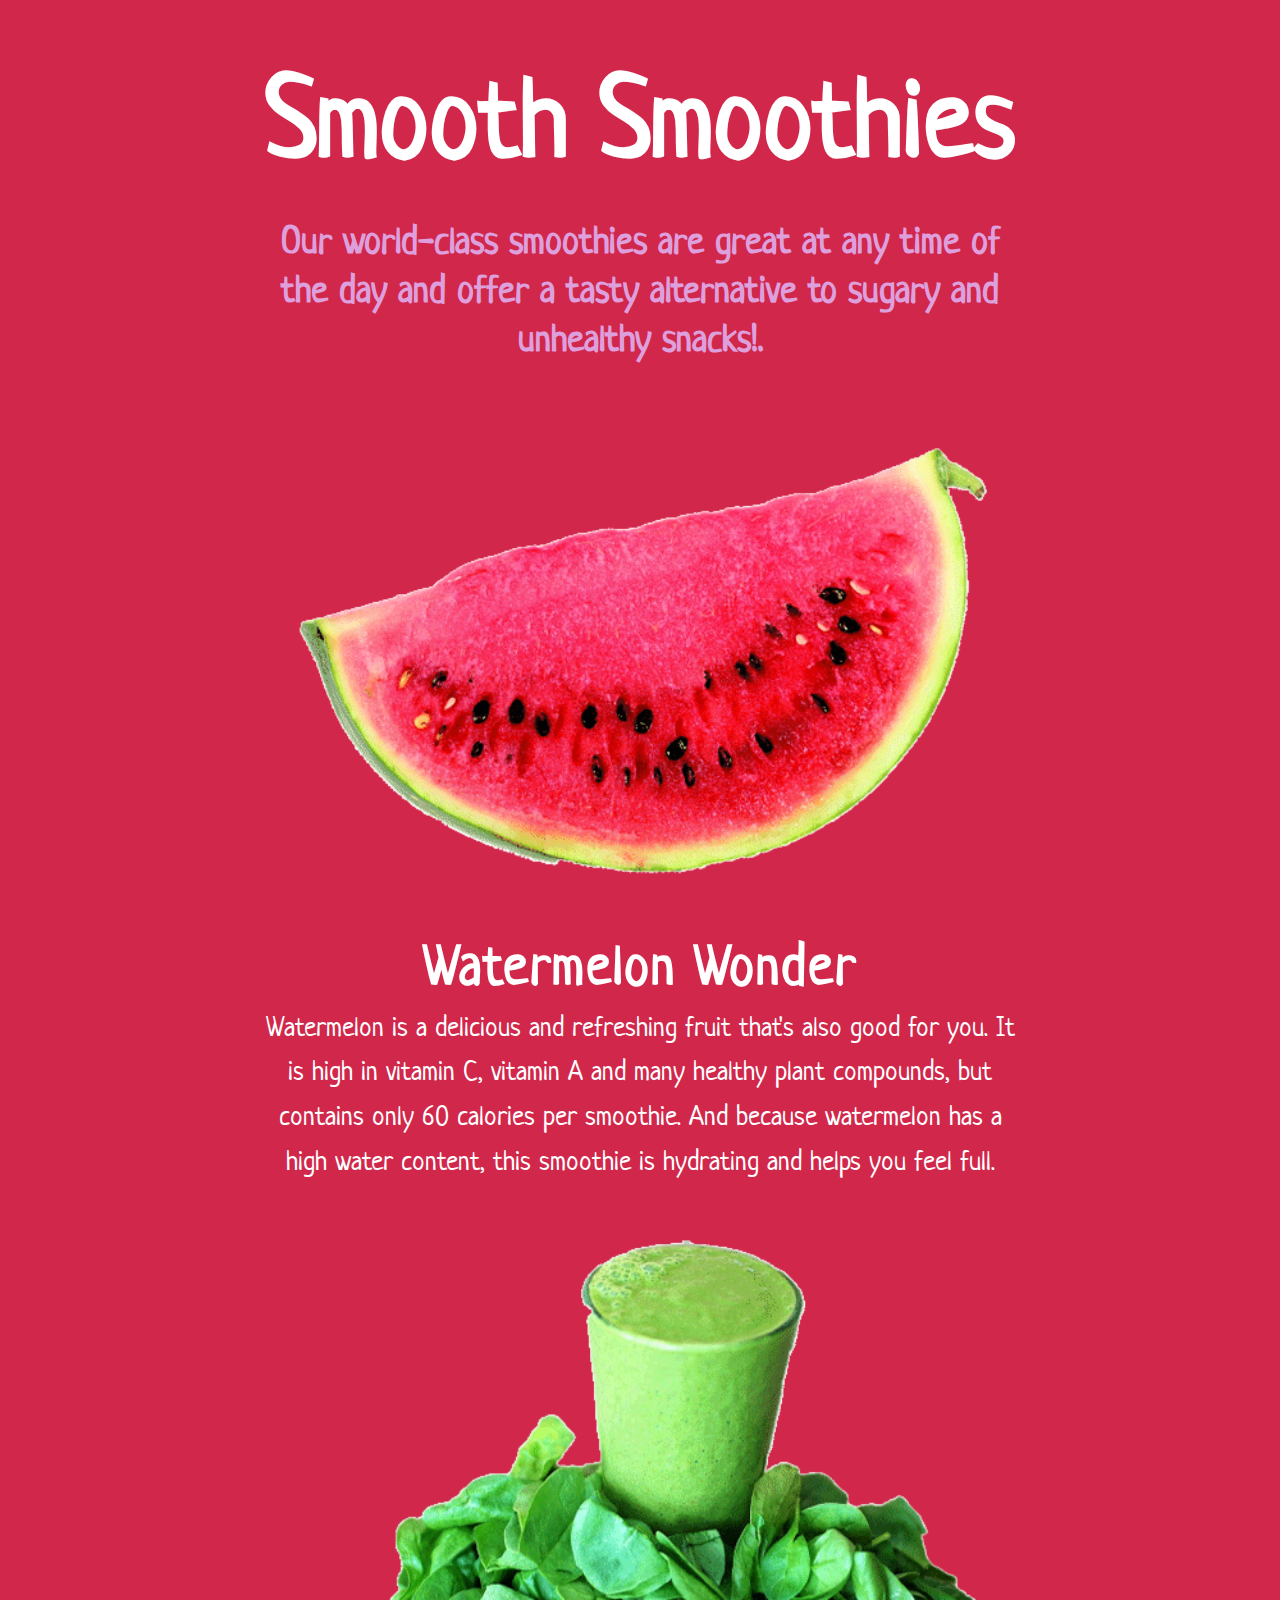
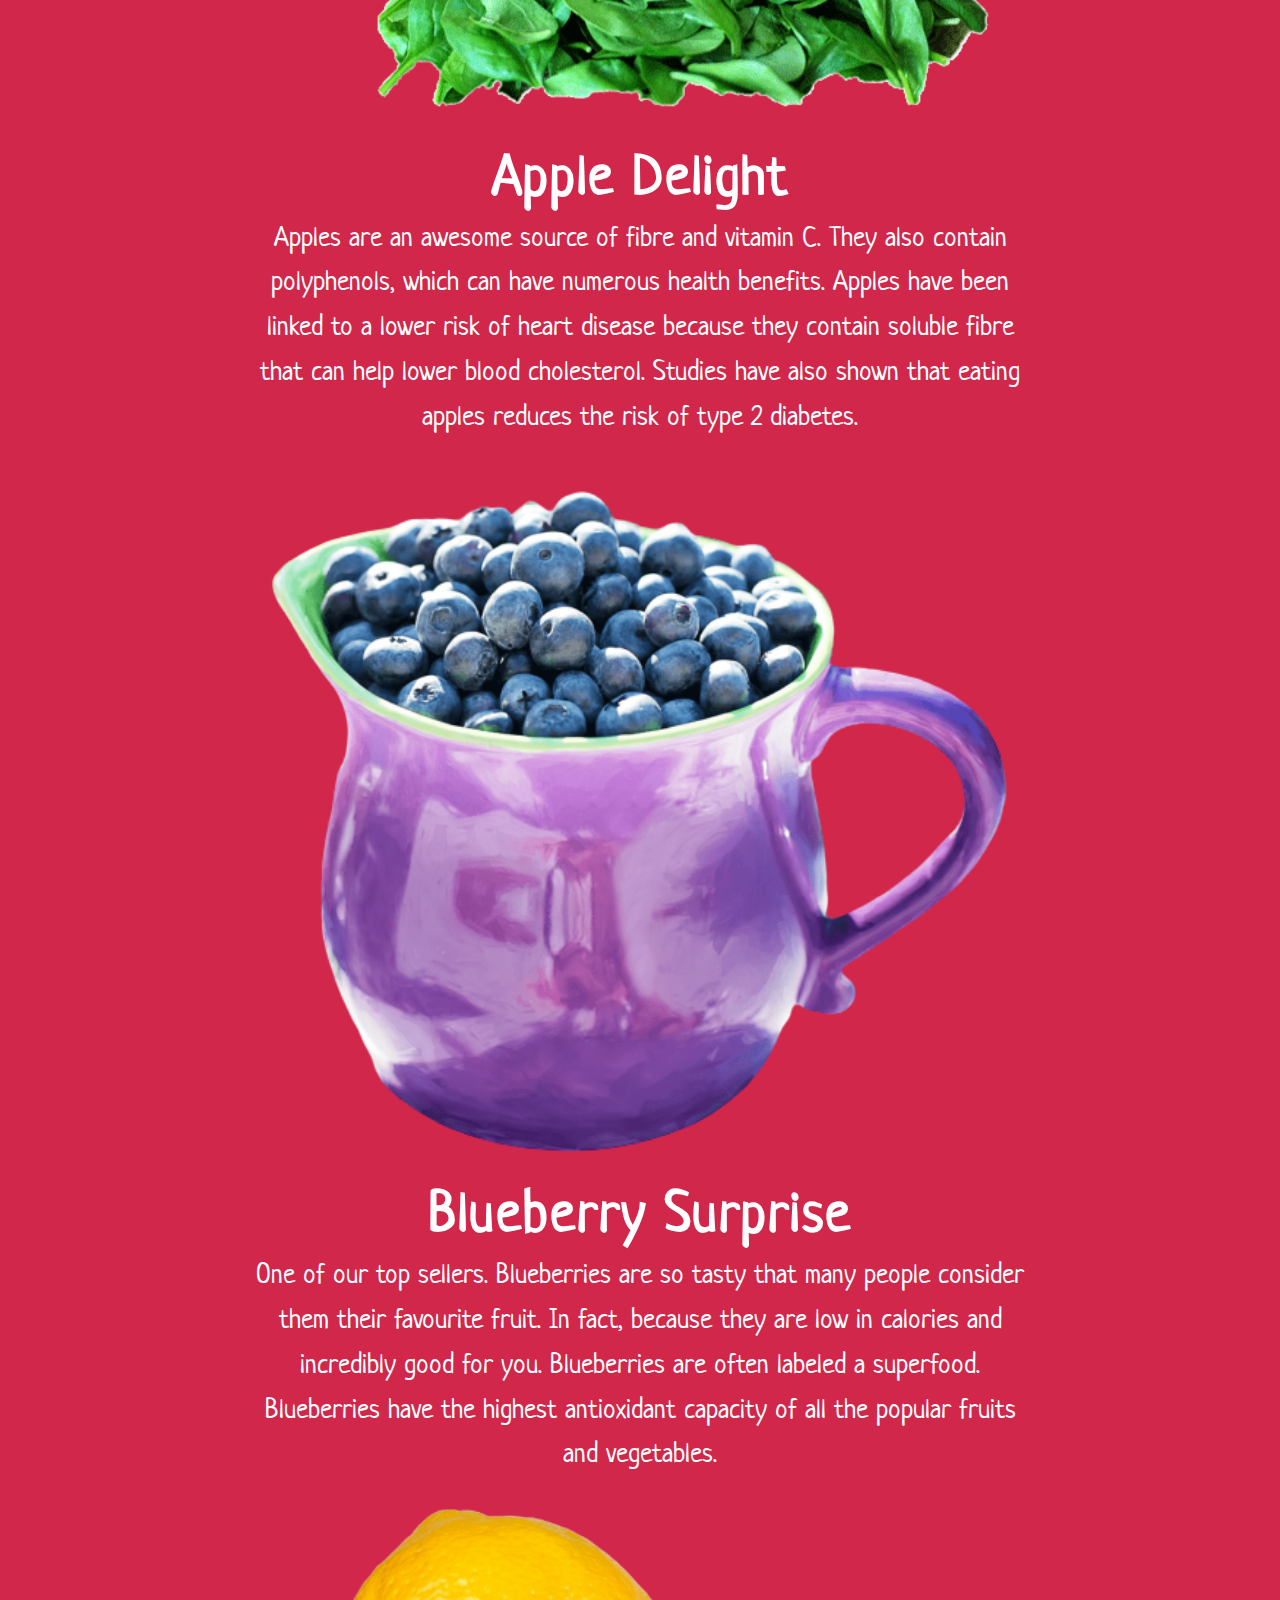
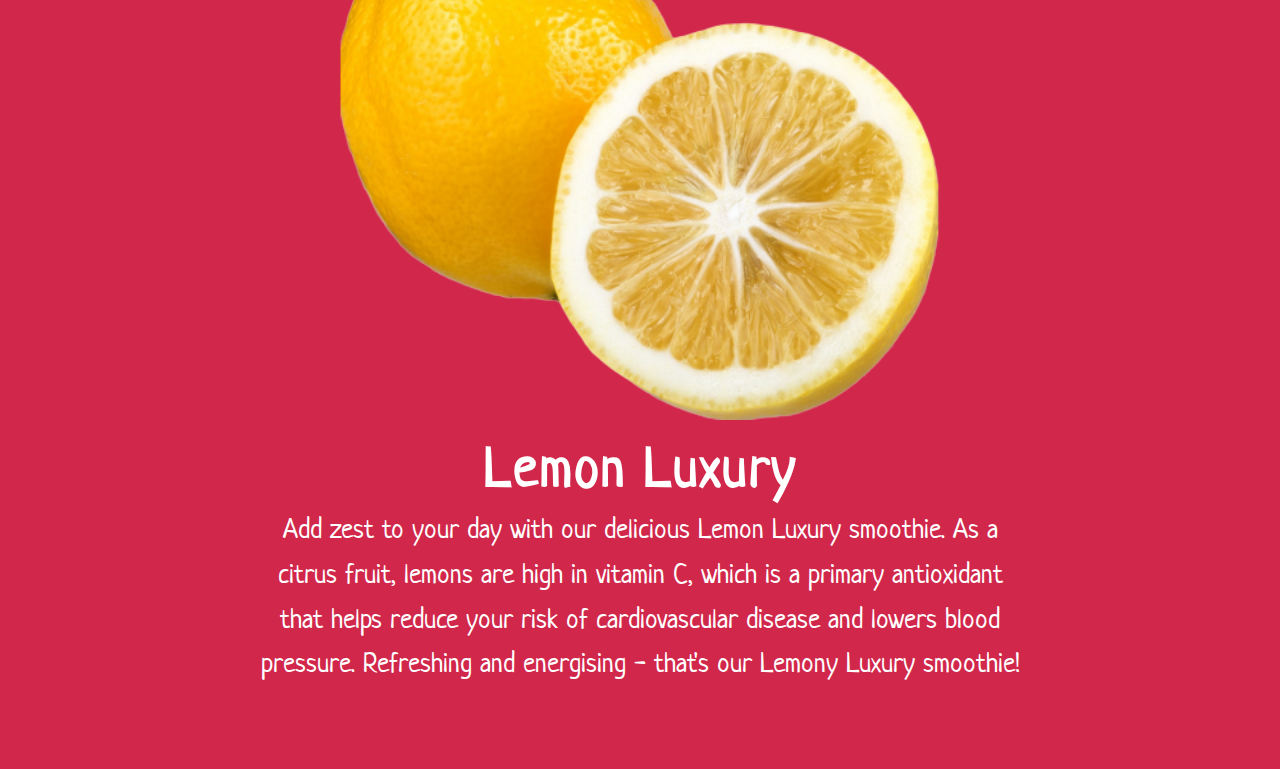
<file: exercises/page-7.html>
<!DOCTYPE html>
<html lang="en">
<head>
  <meta charset="utf-8">
  <meta name="viewport" content="width=device-width, initial-scale=1.0">
  <meta http-equiv="X-UA-Compatible" content="IE=edge">
  
  <title>Smooth Smoothies</title>
  <meta name="description" content="Dublin's finest smoothie store. Offering tasty alternatives to sugary and unhealthy snacks for busy, on-the-go, on-trend professionals.">

  <link rel="stylesheet" href="assets/css/style-7.css">

  <!--Google Fonts/Neucha-->
  <link rel="preconnect" href="https://fonts.googleapis.com">
  <link rel="preconnect" href="https://fonts.gstatic.com" crossorigin>
  <link href="https://fonts.googleapis.com/css2?family=Neucha&display=swap" rel="stylesheet">

</head>


<body>

<h1>Smooth Smoothies</h1>

<h2>Our world-class smoothies are great at any time of the day and offer a tasty alternative to sugary and unhealthy snacks!.</h2>

<img src="assets/img/watermelon.png" alt="Watermelon Wonder">


<h3>Watermelon Wonder</h3>
<p>Watermelon is a delicious and refreshing fruit that's also good for you. It is high in vitamin C, vitamin A and many healthy plant compounds, but contains only 60 calories per smoothie. And because watermelon has a high water content, this smoothie is hydrating and helps you feel full.</p>


<img src="assets/img/apple.png" alt="Apple Delight">

<h3>Apple Delight</h3>
<p>Apples are an awesome source of fibre and vitamin C. They also contain polyphenols, which can have numerous health benefits. Apples have been linked to a lower risk of heart disease because they contain soluble fibre that can help lower blood cholesterol. Studies have also shown that eating apples reduces the risk of type 2 diabetes.</p>

<img src="assets/img/blueberry.png" alt="Blueberry Surprise">

<h3>Blueberry Surprise</h3>
<p>One of our top sellers. Blueberries are so tasty that many people consider them their favourite fruit. In fact, because they are low in calories and incredibly good for you. Blueberries are often labeled a superfood. Blueberries have the highest antioxidant capacity of all the popular fruits and vegetables.</p>

<img src="assets/img/lemons.png" alt="Lemon Luxury">

<h3>Lemon Luxury</h3>
<p>Add zest to your day with our delicious Lemon Luxury smoothie. As a citrus fruit, lemons are high in vitamin C, which is a primary antioxidant that helps reduce your risk of cardiovascular disease and lowers blood pressure. Refreshing and energising - that's our Lemony Luxury smoothie!</p>




</body>
</html>
</file>
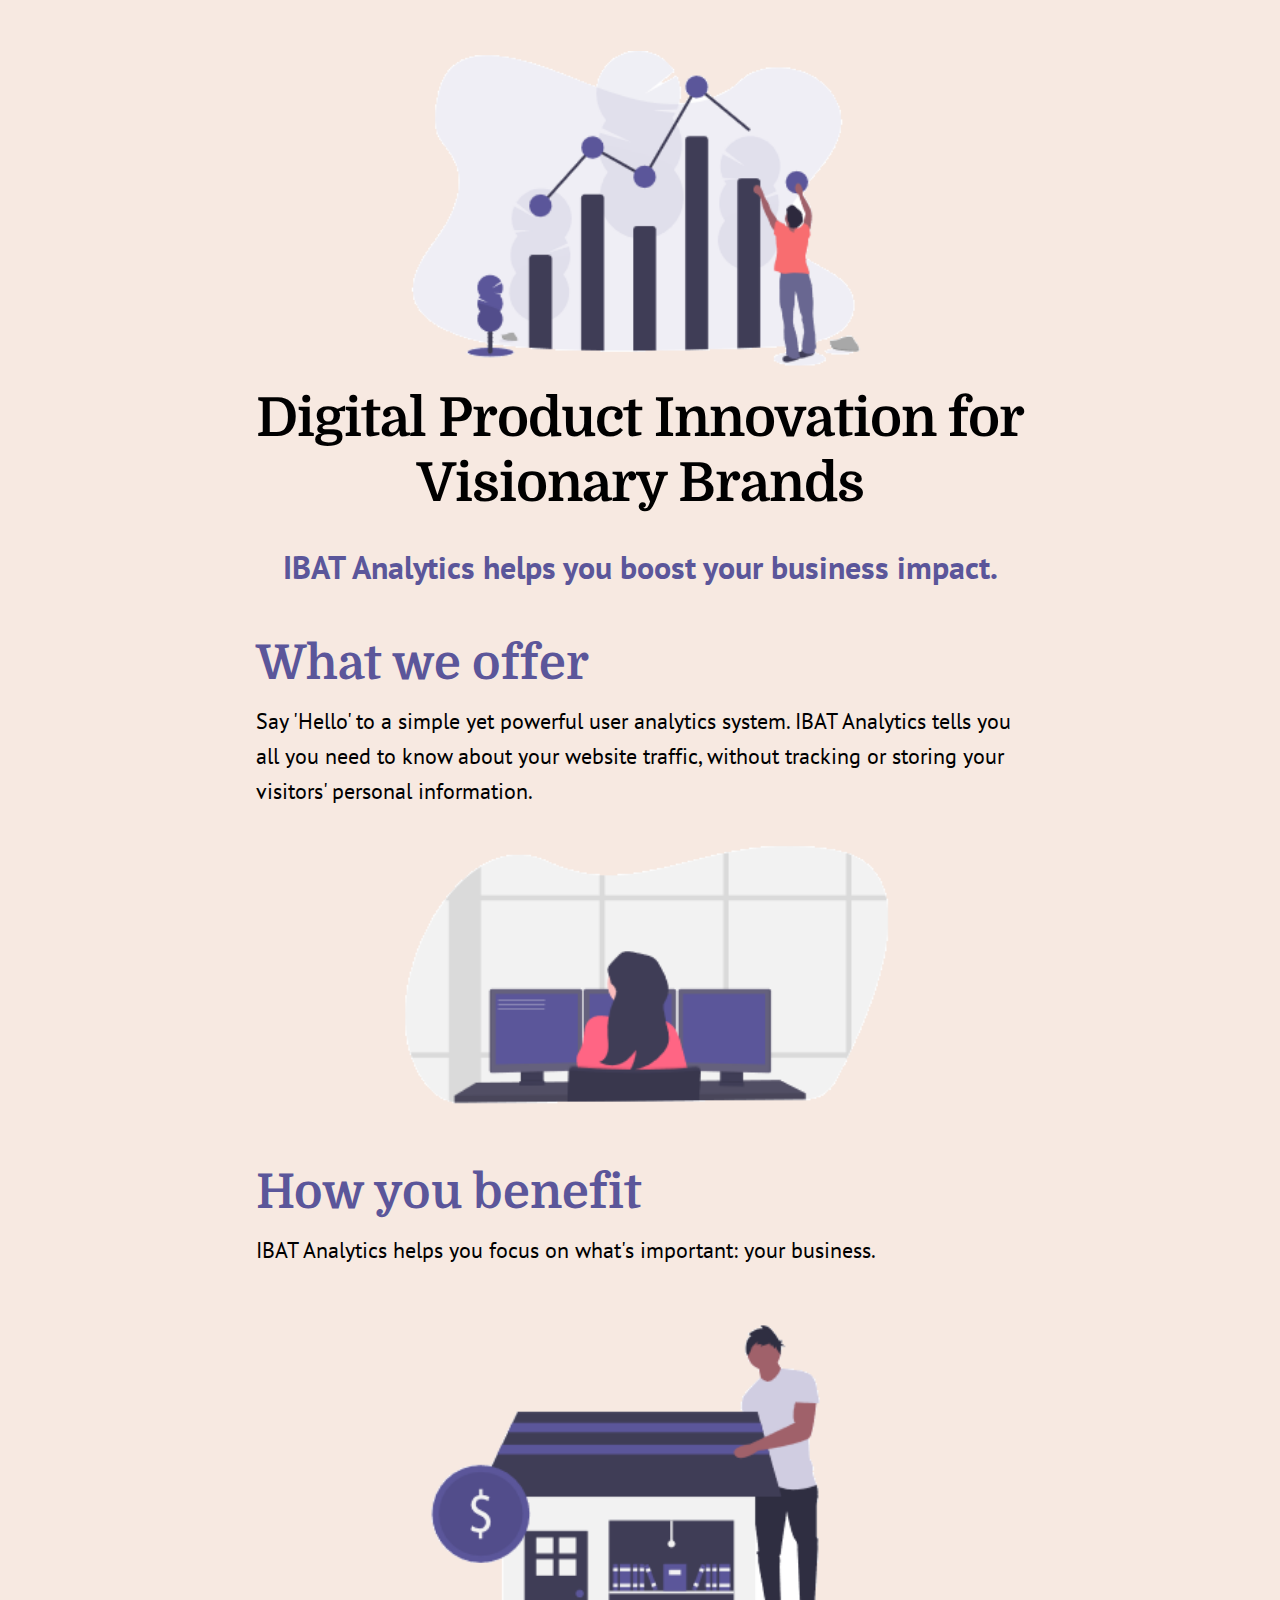
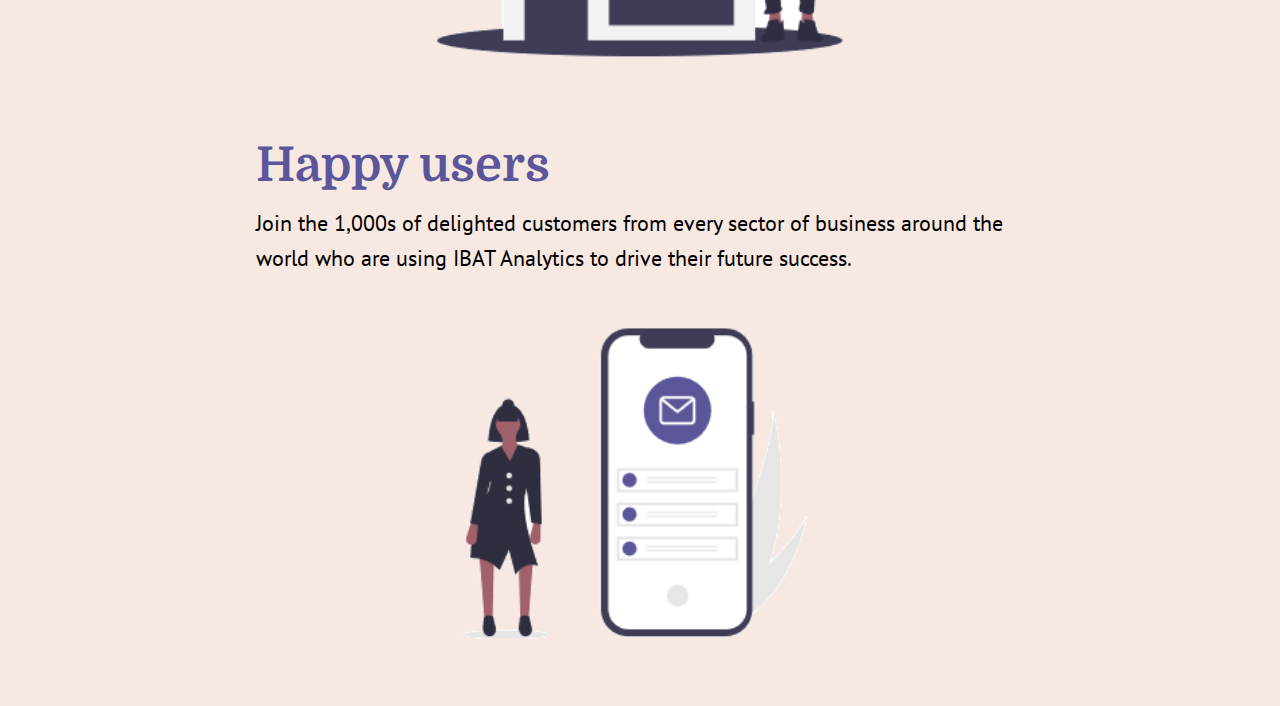
<file: exercises/page-8.html>
<!DOCTYPE html>
<html lang="en">
<head>
    <meta charset="UTF-8">
    <meta name="viewport" content="width=device-width, initial-scale=1.0">

    <title>IBAT Analytics Software</title>
    <meta name="description" content="BAT Analytics tells you all you need to know about your website traffic, without tracking or storing visitors' personal information.">

    <link rel="stylesheet" href="assets/css/style-8.css">

    <!--Google Fonts-->
    <link rel="preconnect" href="https://fonts.googleapis.com">
    <link rel="preconnect" href="https://fonts.gstatic.com" crossorigin>
    <link href="https://fonts.googleapis.com/css2?family=Domine:wght@700&family=PT+Sans:ital,wght@0,400;0,700;1,400;1,700&display=swap" rel="stylesheet">

</head>


<body>
    <img src="assets/img/visual-data.png" alt="IBAT Analytics product">

<h1>Digital Product Innovation for Visionary Brands</h1>

<h2>IBAT Analytics helps you boost your business impact.</h2>

<h3>What we offer</h3>
<p>Say 'Hello' to a simple yet powerful user analytics system. IBAT Analytics tells you all you need to know about your website traffic, without tracking or storing your visitors' personal information.</p>

<img src="assets/img/programmer.png" alt="IBAT Analytics - What we offer">

<h3>How you benefit</h3>
<p>IBAT Analytics helps you focus on what's important: your business.</p>
<img src="assets/img/business.png" alt="IBAT Analytics - How you benefit">

<h3>Happy users</h3>
<p>Join the 1,000s of delighted customers from every sector of business around the world who are using IBAT Analytics to drive their future success.</p>

<img src="assets/img/happy-users.png" alt="IBAT Analytics - Happy Users">

</body>
</html>
</file>
<file: portfolio/fashion/assets/css/utils.css>
.text-center { text-align: center }

.slide-in-top {
	animation: slide-in-top 1s cubic-bezier(0.250, 0.460, 0.450, 0.940) both;
}

.slide-in-left {
	animation: slide-in-left 0.8s cubic-bezier(0.250, 0.460, 0.450, 0.940) both;
}

.slide-in-right {
	animation: slide-in-right 0.8s cubic-bezier(0.250, 0.460, 0.450, 0.940) both;
}

.slide-in-bottom {
	animation: slide-in-bottom 0.8s cubic-bezier(0.250, 0.460, 0.450, 0.940) both;
}

.fade-in {
    animation: fade-in 2s cubic-bezier(0.390, 0.575, 0.565, 1.000) both;
}

@keyframes slide-in-top {
    0%   { transform: translateY(-1000px); opacity: 0 }
    100% { transform: translateY(0); opacity: 1 }
}

@keyframes slide-in-left {
    0% { transform: translateX(-1000px); opacity: 0 }
    100% { transform: translateX(0); opacity: 1 }
}

@keyframes slide-in-right {
    0% { transform: translateX(1000px); opacity: 0 }
    100% { transform: translateX(0); opacity: 1 }
}

@keyframes slide-in-bottom {
    0%   { transform: translateY(1000px); opacity: 0 }
    100% { transform: translateY(0); opacity: 1 }
}

@keyframes fade-in { 
    0%   { opacity: 0; }
    100% { opacity: 1 }
}
</file>
<file: portfolio/fashion/assets/css/hero-image.css>
/* Horizontal spacing: Desktops */
@media (min-width: 768px) { .hero-text-container { padding: 0 7% 3% 7% } }
	
/* Horizontal spacing: Mobiles */
@media (max-width: 767px) { .hero-text-container { padding: 0 12% 5% 12% } }

.hero-block {
    min-height: 500px;
    position: relative;
    display: flex;
    flex-direction: column;
    justify-content: center;
    background-color: gray;
    overflow: none;
    font-family: 'Playfair Display', serif;
}

@media (min-width: 768px) { 
  .hero-block { height: 80vh }
}

.hero-text-container { padding: 0 12% 4% 12%; z-index: 2 }

.hero-bg-media {
    position: absolute; top: 0; right: 0; bottom: 0; left: 0; 
    z-index: 0;
}
                  
.hero-bg-media img {
    object-fit: cover; width: 100%; height: 100%;
}

.bg-overlay {
    position: absolute; top: 0; right: 0; bottom: 0; left: 0;  
    z-index: 1;
    background-image: linear-gradient(rgba(0,0,0,0.2),rgba(0,0,0,0.2));   
}

.hero-block h1, .hero-block h2 {
  line-height: 1.2;
  color:#fff;
  text-shadow: 2px 2px #222;
}

.hero-block h1 {
  font-size: calc(64px + (112 - 64) * ((100vw - 320px) / (1600 - 320)));
  margin-bottom: 24px;
}

.hero-block h2 {
  font-weight: normal;
  font-size: calc(22px + (54 - 22) * ((100vw - 320px) / (1600 - 320)));
  text-transform: uppercase;
}
</file>
<file: portfolio/fashion/assets/css/grid-3.css>
/* ============= THREE COLUMNS ============ */

section {font-family: 'Playfair Display', serif;}

/* Non-mobiles */
@media (min-width: 768px) { 
    .col-3 { width: 30%; margin-bottom: 54px }
    .col-3:nth-last-child(-n+3) { margin-bottom: 0 }
}

/* Mobiles */
@media (max-width: 767px) { 
    /* 3 columns to 1 column */
    .col-3 { 
        width: 100%;
        max-width: 400px; 
        margin-left: auto; margin-right: auto; 
        margin-bottom: 48px
    }

    /* 3 columns to 2 columns */
   .mobile-col-2 .col-3 { 
       width: 48%;
       margin-bottom: 20px 
    }
   .mobile-col-2 .col-3:nth-child(odd) { margin-left: -3% }
   .mobile-col-2 .col-3:nth-child(even) { margin-right: -3% }

   .mobile-col-2 .col-3:nth-last-child(-n+2) { margin-bottom: 0 }
   .mobile-col-2 .col-3 p, 
   .mobile-col-2 .col-3 li { line-height: 1.4 }
   .mobile-col-2 .col-3 li { padding-left: 2px }
}

/* =================== TYPOGRAPHY  ================== */

.col-3 h3 { 
    font-size: calc(22px + (24 - 22) * ((100vw - 320px) / (1140 - 320)));
    font-weight: 700; line-height: 1.15; margin-bottom: 6px;
}

@media (max-width: 767px) { 
    .mobile-col-2 .col-3 h3 { font-size: 19px }
}

.col-3 p {
    font-size: calc(17px + (19 - 17) * ((100vw - 320px) / (1140 - 320)));
    line-height: 1.5; margin-bottom: 16px;
}

.col-3 li { 
    font-size: calc(17px + (18 - 17) * ((100vw - 320px) / (1140 - 320))); 
    line-height: 1.4; margin-bottom: 10px; 
    margin-left: 15px; padding-left: 12px; 
}

/* All viewports: Paragraphs and lists */
.col-3  p:last-child,
.col-3 li:last-child { margin-bottom: 0 }

/* Padding on columns */
.container-flex.col-padding .col-3 {
    padding: 16px 18px 18px 18px;
}

.container-flex.box-shadow .col-3 {
    border: solid #D3D3D3 1px;
    box-shadow: 7px 5px 20px rgba(0, 0, 0, 0.1);
}

.container-flex.border-thin .col-3 {
    border: solid 1px #888
}

.container-flex.corner-soft .col-3 {
    border-radius: 15px
}

.container-flex.bg-color .col-3 {
   background-color: var(--gray-200)
}


/* ================= IMAGES, DRAWINGS, BIG ICONS, VIDS ================= */

@media (min-width: 1200px) {
    .col-3 figure { margin-bottom: 32px }
}

@media (min-width: 768px) and (max-width: 1199px) {
    .col-3 figure { margin-bottom: 26px }
}

@media (max-width: 767px) { 
    .col-3 figure { margin-bottom: 20px }
}

.container-flex.img-shadow .col-3 img {
    filter: drop-shadow(8px 8px 10px #888 );
}

/* ================= ICONS AS ILLUSTRATIONS  ================= */

.col-3 figure.icon { 
    display: block; line-height: 1.4;
    text-align: center;
    color: var(--gray-600);
    margin-left: auto;
    margin-right: auto;
}

/* Font Awesome */
.col-3 figure.icon i.fas,
.col-3 figure.icon i.far {
    font-size: calc(120px + (132 - 120) * ((100vw - 320px)/(1140 - 320)));
}

/* Desktop: space under */
@media (min-width: 768px) {
    .col-3 figure.icon i.fas,
    .col-3 figure.icon i.far { margin-top: 20px; margin-bottom: 10px }
}

/* Mobile: space under */
@media (max-width: 767px) {
    .col-3 figure.icon i.fas,
    .col-3 figure.icon i.far { margin-bottom: 10px; margin-top: 12px }
}

/* BUTTONS */
.container-flex .col-3 a.btn { 
    margin-top: 12px;
	padding: 16px 32px;
	font-size: calc(17px + (18 - 17) * ((100vw - 320px)/(1600 - 320)));
    margin-top: 12px; margin-bottom: 12px !important;
}

.container-flex a.btn i { margin-right: 16px } 

/* Ghost buttons */
.container-flex .btn-ghost:any-link {
    border: solid 2px #222; color: #222; background-color: transparent; 
} 

.container-flex :is(.btn-ghost:focus, .btn-ghost:hover, .btn-ghost:active)  {
    border: solid 2px blue; background-color: blue;  color: #fff;
} 

.container-flex .btn-ghost i { color: #222 }
.container-flex .btn-ghost:focus i, 
.container-flex .btn-ghost:hover i, 
.container-flex .btn-ghost:active i { color: #fff } 

.bg-pink{
    background-color: pink;
}
</file>
<file: portfolio/fashion/assets/css/layout.css>
/* GLOBAL FONT */

body { font-family: var(--sans-serif) }

/* ============ SECTIONS:SINGLE-COLUMN LAYOUTS ============ */

/* Desktops/Laptops */
@media (min-width: 1200px) { 
	section { 
		padding: 3.5% calc((100% - 800px)/2) 5% calc((100% - 800px)/2); 
		margin: 0 auto;
	} 
}

/* Tablets and smaller desktops */
@media (min-width: 1025px) and (max-width: 1199px ) { 
	section { padding: 3% 12% 3% 12% } 
}

/* Tablets */
@media (min-width: 768px) and (max-width: 1024px) { 
	section { padding: 4% 5% 4% 5% }
}

/* Larger mobiles */
@media (min-width: 400px) and (max-width: 767px)  { 
	section { padding: 7% 13% 8% 13% }
}

/* Smaller mobiles */
@media (max-width: 399px) { 
	section { padding: 7% 10% 8% 10% } 
}

/* Final section block above footer */
section:last-child { padding-bottom: 6% }


/* ============= SECTIONS: MULTI-COLUMN LAYOUTS ============ */

.container-flex { 
    display: flex; 
    justify-content: space-between; 
    flex-wrap: wrap; 
    align-items: stretch;
    width: 100%; 
    position: relatve; 
    padding-left: 8%;
    padding-right: 8%; 
}

/* ============ SECTIONS: DIRECT DESCENDENTS  =========== */


/* Desktops/Laptops */
@media (min-width: 1200px) { 
	.col-1 { 
		padding-left: calc((100% - 800px)/2);
		padding-right: calc((100% - 800px)/2);
		margin: 0 auto;
	} 
}

/* Tablets and smaller desktops */
@media (min-width: 1025px) and (max-width: 1199px ) {
    .col-1 { 
        padding-left: 12%;
        padding-right: 12% 
    }
}

/* Tablets */
@media (min-width: 768px) and (max-width: 1024px) { 
    .col-1 { 
        padding-left: 5%;
        padding-right: 5% 
    }
}

/* Larger mobiles */
@media (min-width: 400px) and (max-width: 767px)  { 
    .col-1 { 
        padding-left: 13%;
        padding-right: 13% 
    }
}

/* Smaller mobiles */
@media (max-width: 399px) { 
    .col-1 { 
        padding-left: 10%;
        padding-right: 10% 
    }
}

/* Headings and text */
.col-1 {
    width: 100%;
    margin-bottom: 42px;
}

.col-1 h2 {
    font-weight: 700;
    font-size: calc(28px + (48 - 28) * ((100vw - 320px) / (1140 - 320)));
    width: 100%;
    line-height: 1.1;
    letter-spacing: -2px;
    margin-bottom: 32px;
}

.col-1 p {
    font-size: calc(22px + (32 - 22) * ((100vw - 320px) / (1140 - 320)));
    width: 100%;
    line-height: 1.2;
    letter-spacing: -1px;
    font-weight: normal;
    margin-top: -12px;
    margin-bottom: 12px;
    color: var(--gray-700)
}

@media (max-width: 767px) { 
    .col-1 { margin-bottom: 30px }
    .col-1 h2 { letter-spacing: -1px }
    .col-1 p { letter-spacing: 0 }
}

section > p:last-child {
    margin-bottom: 30px;
}


section > ul {
    margin-left: 27px;
    margin-bottom: 16px
}

section > ul li {
    font-size: calc(16px + (18 - 16) * ((100vw - 320px) / (1140 - 320)));
	line-height: 1.5; 
    margin-bottom: 12px;
}

figure.wider-120 { 
    width: 120%;
    margin-left: -10%;
}

figure.wide-full { 
    width: 100vw;
    position: relative;
    left: 50%;
    right: 50%;
    margin-left: -50vw;
    margin-right: -50vw;
}

/* YouTube Videos */
.video-container {
    overflow: hidden;
    position: relative;
    width: 100%;
    margin-bottom: 32px;
}
            
.video-container::after {
    padding-top: 56.25%;
    display: block;
    content: '';
}
            
.video-container iframe {
    position: absolute;
    top: 0;
    left: 0;
    width: 100%;
    height: 100%;
}
</file>
<file: portfolio2/smoothies/assets/css/custom.css>
/* ============ GLOBAL CUSTOM PROPERTIES ============  */

:root {
    /* Nicer than default sans-serif font */
    --sans-serif: -apple-system, system-ui, BlinkMacSystemFont, Segoe UI, Roboto, Helvetica Neue, Fira Sans, Ubuntu, Oxygen, Oxygen Sans, Cantarell, Droid Sans, Apple Color Emoji, Segoe UI Emoji, Segoe UI Emoji, Segoe UI Symbol, Lucida Grande, Helvetica, Arial, sans-serif;

    /* Color variables */
    --black-000: #000;
    --white-000: #fff;

    --gray-100: #f8f9fa;
    --gray-200: #e9ecef;
    --gray-300: #dee2e6;
    --gray-400: #ced4da;
    --gray-500: #adb5bd;
    --gray-600: #6c757d;
    --gray-700: #495057;
    --gray-800: #343a40;
    --gray-900: #212529;

    --blue-100: #cfe2ff;
    --blue-200: #9ec5fe;
    --blue-300: #6ea8fe;
    --blue-400: #3d8bfd;
    --blue-500: #0d6efd;
    --blue-600: #0a58ca;
    --blue-700: #084298;
    --blue-800: #052c65;
    --blue-900: #031633;

    --indigo-100: #e0cffc;
    --indigo-200: #c29ffa;
    --indigo-300: #a370f7;
    --indigo-400: #8540f5;
    --indigo-500: #6610f2;
    --indigo-600: #520dc2;
    --indigo-700: #3d0a91;
    --indigo-800: #290661;
    --indigo-900: #140330;

    --purple-100: #e2d9f3;
    --purple-200: #c5b3e6;
    --purple-300: #a98eda;
    --purple-400: #8c68cd;
    --purple-500: #6f42c1;
    --purple-600: #59359a;
    --purple-700: #432874;
    --purple-800: #2c1a4d;
    --purple-900: #160d27;

    --pink-100: #f7d6e6;
    --pink-200: #efadce;
    --pink-300: #e685b5;
    --pink-400: #de5c9d;
    --pink-500: #d63384;
    --pink-600: #ab296a;
    --pink-700: #801f4f;
    --pink-800: #561435;
    --pink-900: #2b0a1a;

    --red-100: #f8d7da;
    --red-200: #f1aeb5;
    --red-300: #ea868f;
    --red-400: #e35d6a;
    --red-500: #dc3545;
    --red-600: #b02a37;
    --red-700: #842029;
    --red-800: #58151c;
    --red-900: #2c0b0e;

    --orange-100: #ffe5d0;
    --orange-200: #fecba1;
    --orange-300: #feb272;
    --orange-400: #fd9843;
    --orange-500: #fd7e14;
    --orange-600: #ca6510;
    --orange-700: #984c0c;
    --orange-800: #653208;
    --orange-900: #331904;

    --yellow-100: #fff3cd;
    --yellow-200: #ffe69c;
    --yellow-300: #ffda6a;
    --yellow-400: #ffcd39;
    --yellow-500: #ffc107;
    --yellow-600: #cc9a06;
    --yellow-700: #997404;
    --yellow-800: #664d03;
    --yellow-900: #332701;

    --green-100: #d1e7dd;
    --green-200: #a3cfbb;
    --green-300: #75b798;
    --green-400: #479f76;
    --green-500: #198754;
    --green-600: #146c43;
    --green-700: #0f5132;
    --green-800: #0a3622;
    --green-900: #051b11;

    --teal-100: #d2f4ea;
    --teal-200: #a6e9d5;
    --teal-300: #79dfc1;
    --teal-400: #4dd4ac;
    --teal-500: #20c997;
    --teal-600: #1aa179;
    --teal-700: #13795b;
    --teal-800: #0d503c;
    --teal-900: #06281e;

    --cyan-100: #cff4fc;
    --cyan-200: #9eeaf9;
    --cyan-300: #6edff6;
    --cyan-400: #3dd5f3;
    --cyan-500: #0dcaf0;
    --cyan-600: #0aa2c0;
    --cyan-700: #087990;
    --cyan-800: #055160;
    --cyan-900: #032830;

    --ontrend-100: #fff4d9;
    --ontrend-200: #fdd0bb;
    --ontrend-300: #fea8b3;
    --ontrend-400: #7dcfe7;
    --ontrend-500: #0b6655;
    --ontrend-600: #400c3e;
    --ontrend-700: #2c4763;
    --ontrend-800: #1f364d;
    --ontrend-900: #0e2439;

    --global-font: var(--sans-serif);
    --drop-shadow: var(--gray-500);
    --img-border: var(--gray-700);
}

/* Global font */
/*body { font-family: var(--global-font) }*/
body { font-family: 'Neucha', serif}

.theme-one p { color: var(--purple-500) }
.theme-one li { color: var(--purple-500) }

section > p.standfirst {
    font-size: calc(24px + (36 - 24) * ((100vw - 320px) / (1600 - 320)));       
}

.theme-two { background-color: var(--pink-200) }
.theme-two .col-2 h2 { color: var(--red-500) }

.theme-three { background-color: var(--green-200) }
.theme-three .col-2 h2 { color: var(--red-500) }

.theme-four { background-color: var(--purple-400) }
.theme-four .col-2 h2 { color: var(--white-000) }
.theme-four .col-2 p { color: var(--white-000) }
.theme-four .col-2 li { color: var(--white-000) }

.theme-five { background-color: var(--yellow-100) }
.theme-five .col-2 h2 { color: var(--red-500) }




/* ========= THEME ONE ========== */

/* Background colour */
.theme-one .col-1 h3 { color: var(--gray-700) }

.hero-block h1 {
    font-size: calc(60px + (132 - 60) * ((100vw - 320px)/ (1600 - 320)));  
    margin-bottom: 40px;
    letter-spacing: 2px;
}
                        
.hero-block h2 {
    font-size: calc(32px + (64 - 32) * ((100vw - 320px)/ (1600 - 320)));  
    letter-spacing: 1px;
}
                        
.cols-2-split .col-2 h2 {
    font-size: calc(32px + (58 - 32) * ((100vw - 320px) / (1600 - 320)));  
    letter-spacing: 2px;
}
                        
.cols-2-split .col-2 p {
    font-size: calc(16px + (24 - 16) * ((100vw - 320px) / (1600 - 320)));  
    letter-spacing: 1px;
    line-height: 1.6;
}
</file>
<file: assets/css/global.css>
/*  ============= WEB BROWSER RESETS ============ */
* { margin: 0; padding: 0; border: none }
*, *::before, *::after { box-sizing: border-box }
html { height: 100%; font-size: 100%; font: inherit; vertical-align: baseline;
scroll-behavior: smooth; scroll-padding-top: 20px }
body { max-width: 1600px; line-height: 1.5; margin-left: auto; margin-right: auto; 
min-height: 100vh; text-rendering: optimizeSpeed }  
img { width: 100%; height: auto; display: block }
h1, h2, h3, h4 { width: 100% }
input, button, textarea, select { font: inherit }

/* ================= ENDS ================ */

/* Desktops */
@media (min-width: 768px) { body { padding: 4% 20% } }
	
/* Mobiles */
@media (max-width: 767px) { body { padding: 12% 8% } }

body { 
    text-align: center;
    font-family: sans-serif;
}

h1 {
    font-size: 78px;
    font-weight: normal;
    letter-spacing: -2px;
    margin-bottom: 12px;
    line-height: 1.2;
}

h2 {
    font-size: 42px;
    letter-spacing: 6px;
    margin-bottom: 48px;
    line-height: 1.2;
}

h3 {
    font-size: 24px;
    margin-top: 48px;
    margin-bottom: 20px;
    line-height: 1.2;
    text-transform: uppercase;
}

p {
    font-size: 20px;
    margin-bottom: 16px;
}
/*Images*/
img {
    margin-bottom: 32px;
    /*Soften corners of images*/
    border-radius: 15px;
}
</file>
<file: portfolio/fashion/assets/css/resets.css>
/*  ============= WEB BROWSER RESETS ============ */
* { margin: 0; padding: 0; border: none }
*, *::before, *::after { box-sizing: border-box }
html { height: 100%; font-size: 100%; font: inherit; vertical-align: baseline;
scroll-behavior: smooth; scroll-padding-top: 20px }
body { max-width: 1600px; line-height: 1.5; margin-left: auto; margin-right: auto; 
min-height: 100vh; text-rendering: optimizeSpeed }  
img { width: 100%; height: auto; display: block }

/* HTML5 container elements full viewport width */
header, section, footer { width: 100% }
/* Last element at bottom of header or section */
header *:last-child, section *:last-child, footer *:last-child { margin-bottom: 0 }


/* Sans-serif system font */

:root {
    /* Global font */
    --sans-serif: -apple-system, system-ui, BlinkMacSystemFont, Segoe UI, Roboto, Helvetica Neue, Fira Sans, Ubuntu, Oxygen, Oxygen Sans, Cantarell, Droid Sans, Apple Color Emoji, Segoe UI Emoji, Segoe UI Emoji, Segoe UI Symbol, Lucida Grande, Helvetica, Arial, sans-serif;

    /* Color variables */
    --blue: #0d6efd;
    --blue-100: #cfe2ff;
    --blue-200: #9ec5fe;
    --blue-300: #6ea8fe;
    --blue-400: #3d8bfd;
    --blue-500: #0d6efd;
    --blue-600: #0a58ca;
    --blue-700: #084298;
    --blue-800: #052c65;
    --blue-900: #031633;

    --indigo: #6610f2; 
    --indigo-100: #e0cffc;
    --indigo-200: #c29ffa;
    --indigo-300: #a370f7;
    --indigo-400: #8540f5;
    --indigo-500: #6610f2;
    --indigo-600: #520dc2;
    --indigo-700: #3d0a91;
    --indigo-800: #290661;
    --indigo-900: #140330;

    --purple: #6f42c1;
    --purple-100: #e2d9f3;
    --purple-200: #c5b3e6;
    --purple-300: #a98eda;
    --purple-400: #8c68cd;
    --purple-500: #6f42c1;
    --purple-600: #59359a;
    --purple-700: #432874;
    --purple-800: #2c1a4d;
    --purple-900: #160d27;

    --pink: #d63384;
    --pink-100: #f7d6e6;
    --pink-200: #efadce;
    --pink-300: #e685b5;
    --pink-400: #de5c9d;
    --pink-500: #d63384;
    --pink-600: #ab296a;
    --pink-700: #801f4f;
    --pink-800: #561435;
    --pink-900: #2b0a1a;

    --red: #dc3545;
    --red-100: #f8d7da;
    --red-200: #f1aeb5;
    --red-300: #ea868f;
    --red-400: #e35d6a;
    --red-500: #dc3545;
    --red-600: #b02a37;
    --red-700: #842029;
    --red-800: #58151c;
    --red-900: #2c0b0e;

    --orange: #fd7e14;
    --orange-100: #ffe5d0;
    --orange-200: #fecba1;
    --orange-300: #feb272;
    --orange-400: #fd9843;
    --orange-500: #fd7e14;
    --orange-600: #ca6510;
    --orange-700: #984c0c;
    --orange-800: #653208;
    --orange-900: #331904;

    --yellow: #ffc107;
    --yellow-100: #fff3cd;
    --yellow-200: #ffe69c;
    --yellow-300: #ffda6a;
    --yellow-400: #ffcd39;
    --yellow-500: #ffc107;
    --yellow-600: #cc9a06;
    --yellow-700: #997404;
    --yellow-800: #664d03;
    --yellow-900: #332701;

    --green: #198754;
    --green-100: #d1e7dd;
    --green-200: #a3cfbb;
    --green-300: #75b798;
    --green-400: #479f76;
    --green-500: #198754;
    --green-600: #146c43;
    --green-700: #0f5132;
    --green-800: #0a3622;
    --green-900: #051b11;

    --teal: #20c997;
    --teal-100: #d2f4ea;
    --teal-200: #a6e9d5;
    --teal-300: #79dfc1;
    --teal-400: #4dd4ac;
    --teal-500: #20c997;
    --teal-600: #1aa179;
    --teal-700: #13795b;
    --teal-800: #0d503c;
    --teal-900: #06281e;

    --cyan: #0dcaf0;
    --cyan-100: #cff4fc;
    --cyan-200: #9eeaf9;
    --cyan-300: #6edff6;
    --cyan-400: #3dd5f3;
    --cyan-500: #0dcaf0;
    --cyan-600: #0aa2c0;
    --cyan-700: #087990;
    --cyan-800: #055160;
    --cyan-900: #032830;

    --gray: #adb5bd;
    --gray-100: #f8f9fa;
    --gray-200: #e9ecef;
    --gray-300: #dee2e6;
    --gray-400: #ced4da;
    --gray-500: #adb5bd;
    --gray-600: #6c757d;
    --gray-700: #495057;
    --gray-800: #343a40;
    --gray-900: #212529;
    --white: #fff;
    --black: #000;
}

/* BUTTONS */
.btn {
    text-decoration: none; font-weight: bold; line-height: 1; display: inline-block;
    padding: 12px 26px 15px 26px;
    border-width: 2px; border-style: solid; 
    font-family: -apple-system, BlinkMacSystemFont, "Segoe UI", Roboto, Helvetica, Arial, sans-serif, "Apple Color Emoji", "Segoe UI Emoji", "Segoe UI Symbol";
    font-size: calc(15px + (18 - 15) * ((100vw - 320px) / (1140 - 320)));
}

/* Solid buttons */
.btn-solid:any-link {
    background-color: var(--blue-600); 
    border-color:  var(--blue-600); 
    color: #fff;
    transition: all 0.2s linear;
}

:is(.btn-solid:focus, .btn-solid:hover,.btn-solid:active) {
    background-color: var(--blue); 
    border-color: var(--blue); 
    color: #fff;
}

/* Gradient buttons */
.btn-gradient:any-link {
    background-image: linear-gradient(90deg,#e052a0,#f15c41); color: #fff;
} 

:is(.btn-gradient:focus, .btn-gradient:hover, .btn-gradient:active)  {
    background-image: linear-gradient(to right,#3ec7e0,#526bf4); color: #fff;
} 

/* Ghost buttons */
.btn-ghost:any-link {
    border: solid 2px #fff; color: #fff; background-color: transparent; 
} 

:is(.btn-ghost:focus, .btn-ghost:hover, .btn-ghost:active)  {
    border: solid 2px blue; background-color: blue;  color: #fff;
} 

.btn-ghost i { color: #fff }
.btn-ghost:focus i, 
.btn-ghost:hover i, 
.btn-ghost:active i { color: #fff } 

/* Buttons: corner styles */
.btn-soft    { border-radius: 5px }
.btn-rounded { border-radius: 30px }

/* Buttons: Font Awesome icons */
.btn i { margin-right: 12px; }
</file>
<file: portfolio2/smoothies/assets/css/lunadoge.min.css>
*{margin:0;padding:0;border:none}*,::after,::before{box-sizing:border-box}html{height:100%;font-size:100%;font:inherit;vertical-align:baseline;scroll-behavior:smooth;scroll-padding-top:20px}body{max-width:1600px;line-height:1.5;margin-left:auto;margin-right:auto;min-height:100vh;text-rendering:optimizeSpeed}img{width:100%;height:auto;display:block}footer,header,section{width:100%}footer :last-child,header :last-child,section :last-child{margin-bottom:0!important}header{background-color:var(--ontrend-700)}.hero-block{position:relative;overflow:hidden;display:flex;flex-direction:column;justify-content:center}@media (min-width:1200px){.hero-block{min-height:85vh}}@media (min-width:768px) and (max-width:1199px){.hero-block{min-height:460px}}@media (max-width:767px){.hero-block{min-height:480px;padding:8% 0}}.hero-block h1,.hero-block h2{color:var(--white-000)}.hero-block h1{line-height:1.1}.hero-block h2{line-height:1.2}.hero-block h1{font-size:calc(48px + (94 - 48) * ((100vw - 320px)/ (1600 - 320)));margin-bottom:24px}.hero-block h1.text-long{font-size:calc(28px + (64 - 28) * ((100vw - 320px)/ (1600 - 320)));letter-spacing:0;line-height:1.3}.hero-block h2{font-size:calc(22px + (54 - 22) * ((100vw - 320px)/ (1600 - 320)));font-weight:400}@media (min-width:768px){.hero-block h1{letter-spacing:-2px}.hero-block h2{letter-spacing:-1px}}@media (max-width:767px){.hero-block h1{letter-spacing:-1px}.hero-block h2{letter-spacing:0}}.hero-block .upper-label{width:100%;font-weight:700;display:block;font-size:calc(16px + (18 - 16) * ((100vw - 320px)/ (1140 - 320)));text-transform:uppercase;letter-spacing:6px;word-spacing:120%;margin-bottom:48px;color:var(--white-000)}.hero-text-container{padding:0 12% 2% 12%;z-index:2}.hero-bg-media{position:absolute;top:0;right:0;bottom:0;left:0;z-index:0}.hero-bg-media *{object-fit:cover;width:100%;height:100%}.bg-overlay{position:absolute;top:0;right:0;bottom:0;left:0;z-index:1;background-image:linear-gradient(rgba(0,0,0,.3),rgba(0,0,0,.3))}@media (min-width:768px){.hero-text-container.text-center-desktop{text-align:center}}@media (max-width:767px){.hero-text-container.text-center-mobile{text-align:center}.hero-text-container.text-left-mobile{text-align:left}}.hero-block .container-btn a.btn{display:inline-block}@media (min-width:768px){.hero-block .container-btn{margin-top:64px}.hero-block h1+.container-btn{margin-top:120px}.hero-block .container-btn a:first-child{margin-right:40px}}@media (min-width:768px){.hero-block .container-btn.text-center-desktop{justify-content:center}}@media (max-width:767px){.hero-block .container-btn.text-center-mobile .btn{align-self:center}.hero-block .container-btn{margin-top:42px;flex-direction:column}.hero-block .container-btn .btn{align-self:flex-start}.hero-block .container-btn a:first-child{margin-bottom:32px}.hero-block .container-btn a:last-child{margin-bottom:0}.hero-block h1+.container-btn{margin-top:120px}}.hero-block.bg-img-left,.hero-block.bg-img-right{padding-bottom:0}.hero-block.bg-img-left .bg-overlay,.hero-block.bg-img-right .bg-overlay{display:none}@media (min-width:1140px){.hero-block.bg-img-left .hero-text-container,.hero-block.bg-img-right .hero-text-container{padding:0 6% 2% 6%}.hero-block.bg-img-right .hero-text-container{margin-right:50%}.hero-block.bg-img-right .hero-bg-media{left:50%}.hero-block.bg-img-left .hero-text-container{margin-left:50%}.hero-block.bg-img-left .hero-bg-media{right:50%}}@media (min-width:768px) and (max-width:1139px){.hero-block.bg-img-right .hero-text-container{margin-right:40%}.hero-block.bg-img-right .hero-bg-media{left:60%}.hero-block.bg-img-left .hero-text-container{margin-left:40%}.hero-block.bg-img-left .hero-bg-media{right:60%}}@media (max-width:900px){.hero-block.bg-img-left .container-btn,.hero-block.bg-img-right .container-btn{margin-top:42px;flex-direction:column}.hero-block .container-btn .btn{align-self:flex-start}.hero-block.bg-img-left .container-btn a:first-child,.hero-block.bg-img-right .container-btn a:first-child{margin-bottom:32px}.hero-block.bg-img-left .container-btn a:last-child,.hero-block.bg-img-right .container-btn a:last-child{margin-bottom:0}}@media (min-width:768px) and (max-width:1139px){.hero-block.bg-img-left .hero-text-container,.hero-block.bg-img-right .hero-text-container{padding:0 5% 2% 5%}.hero-block.bg-img-right .hero-bg-media{overflow:visible}}@media (max-width:767px){.hero-block.bg-img-left,.hero-block.bg-img-right{display:flex;flex-direction:column;justify-content:space-between}.hero-block.bg-img-left div,.hero-block.bg-img-right div{position:relative}.hero-block.bg-img-left .hero-text-container,.hero-block.bg-img-right .hero-text-container{padding:0 12% 12% 12%}.hero-block.bg-img-left .container-btn,.hero-block.bg-img-right .container-btn{margin-top:42px;flex-direction:column}.hero-block.bg-img-left .container-btn .btn,.hero-block.bg-img-right .container-btn .btn{align-self:flex-start}.hero-block.bg-img-left .container-btn a:first-child,.hero-block.bg-img-right .container-btn a:first-child{margin-bottom:32px}.hero-block.bg-img-left .container-btn a:last-child,.hero-block.bg-img-right .container-btn a:last-child{margin-bottom:0}.hero-block.bg-img-left .container-btn.text-center-mobile .btn,.hero-block.bg-img-right .container-btn.text-center-mobile .btn{text-align:center;margin-left:auto;margin-right:auto}}@media (min-width:560px) and (max-width:767px){.hero-block.bg-img-left .hero-bg-media img,.hero-block.bg-img-right .hero-bg-media img{width:70%;height:auto;text-align:center;margin:-32px auto 32px auto}}.hero-block.bg-img-left .hero-text-container h1,.hero-block.bg-img-right .hero-text-container h1{font-size:calc(48px + (84 - 48) * ((100vw - 320px)/ (1600 - 320)))}.hero-block.bg-img-left .hero-text-container h2,.hero-block.bg-img-right .hero-text-container h2{font-size:calc(22px + (42 - 22) * ((100vw - 320px)/ (1600 - 320)))}.hero-block.bg-img-left .hero-text-container h1.text-long,.hero-block.bg-img-right .hero-text-container h1.text-long{font-size:calc(28px + (42 - 28) * ((100vw - 320px)/ (1600 - 320)));letter-spacing:0;line-height:1.2}.hero-block.hero-half{display:flex}.hero-block.hero-half .hero-bg-media,.hero-block.hero-half .hero-text-container{position:static;flex-direction:column;justify-content:center}.hero-block.hero-half .hero-text-container h1{font-size:calc(48px + (64 - 48) * ((100vw - 320px)/ (1600 - 320)));margin-bottom:24px;letter-spacing:-2px}.hero-block.hero-half .hero-text-container h2{font-size:calc(22px + (32 - 22) * ((100vw - 320px)/ (1600 - 320)));letter-spacing:0}.hero-block.hero-half .hero-text-container h1.text-long{font-size:calc(28px + (42 - 28) * ((100vw - 320px)/ (1600 - 320)));letter-spacing:0;line-height:1.2}@media (min-width:768px){.hero-block.hero-half{flex-direction:row;justify-content:space-between}.hero-block.hero-half .col-2{display:flex;flex-direction:column;width:47%;justify-content:center}}@media (max-width:767px){.hero-block.hero-half{flex-direction:column;padding:8% 0 10% 0}.hero-block.hero-half .col-2{width:100%}}@media (min-width:1140px){.hero-block.hero-half.half-img-right .col-2 .hero-text-container{padding:4% 0 4% 16%}.hero-block.hero-half.half-img-right .col-2 .hero-bg-media{padding:4% 16% 4% 0}.hero-block.hero-half.half-img-left .col-2 .hero-text-container{padding:4% 16% 4% 0}.hero-block.hero-half.half-img-left .col-2 .hero-bg-media{padding:4% 0 4% 16%}.hero-block.hero-half .col-2{width:48%}}@media (min-width:1025px) and (max-width:1139px){.hero-block.hero-half.half-img-right .col-2 .hero-text-container{padding:3% 0 3% 12%}.hero-block.hero-half.half-img-right .col-2 .hero-bg-media{padding:3% 12% 3% 0}.hero-block.hero-half.half-img-left .col-2 .hero-text-container{padding:3% 8% 3% 4%}.hero-block.hero-half.half-img-left .col-2 .hero-bg-media{padding:3% 0 3% 12%}.hero-block.hero-half .col-2{width:49%}}@media (min-width:768px) and (max-width:1024px){.hero-block.hero-half.half-img-right .col-2 .hero-text-container{padding:0 0 0 9%}.hero-block.hero-half.half-img-right .col-2 .hero-bg-media{padding:0 9% 0 0}.hero-block.hero-half.half-img-left .col-2 .hero-text-container{padding:0 9% 0 0}.hero-block.hero-half.half-img-left .col-2 .hero-bg-media{padding:0 0 0 9%}.hero-block.hero-half.half-img-right .col-2:first-child{width:59%}.hero-block.hero-half.half-img-right .col-2:last-child{width:39%}.hero-block.hero-half.half-img-left .col-2:first-child{width:39%}.hero-block.hero-half.half-img-left .col-2:last-child{width:59%}.hero-block.hero-half.half-img-left .col-2 .hero-text-container{padding:0 4% 0 5%}}@media (max-width:767px){.hero-block.hero-half.half-img-right .col-2:first-child{order:2}.hero-block.hero-half.half-img-right .col-2:last-child{order:1}.hero-block.hero-half .hero-text-container .container-btn{margin-top:42px;flex-direction:column;align-self:flex-start}.hero-block.hero-half .hero-text-container .container-btn.text-center-mobile{text-align:center;align-items:center}.hero-block.hero-half.half-img-right .col-2 .hero-bg-media{margin-bottom:32px!important}.hero-block.hero-half.half-img-left .container-btn{text-align:center;margin-left:0;margin-right:0}}@media (min-width:560px) and (max-width:767px){.hero-block.hero-half .col-2 .hero-bg-media{width:50%;height:auto;text-align:center;margin:0 auto 32px auto}}@media (max-width:559px){.hero-block.hero-half .col-2 .hero-bg-media{width:70%;height:auto;text-align:center;margin:0 auto 32px auto}}.hero-block .container-btn a.btn{font-size:calc(18px + (19 - 18) * ((100vw - 320px)/ (1600 - 320)));text-decoration:none;font-weight:700}@media (min-width:768px){.hero-block .container-btn a.btn{padding:14px 32px}}@media (max-width:767px){.hero-block .container-btn a.btn{padding:12px 26px}}@media (min-width:1200px){section{padding:3.5% calc((100% - 800px)/ 2) 5% calc((100% - 800px)/ 2);margin:0 auto}}@media (min-width:1025px) and (max-width:1199px){section{padding:3% 14% 3% 14%}}@media (min-width:768px) and (max-width:1024px){section{padding:4% 5% 4% 5%}}@media (min-width:400px) and (max-width:767px){section{padding:7% 13% 8% 13%}}@media (max-width:399px){section{padding:7% 10% 8% 10%}}section:last-child{padding-bottom:6%}section>.upper-label{width:100%;font-weight:700;display:block;font-size:calc(16px + (18 - 16) * ((100vw - 320px)/ (1140 - 320)));text-transform:uppercase;letter-spacing:6px;word-spacing:120%;margin-bottom:48px}section>h2{font-size:calc(28px + (42 - 28) * ((100vw - 320px)/ (1140 - 320)));line-height:1.2;letter-spacing:-1px;margin-bottom:36px}@media (max-width:767px){section>h2{margin-bottom:24px}}section>h3{font-size:calc(20px + (24 - 20) * ((100vw - 320px)/ (1140 - 320)));line-height:1.2;margin-top:40px;margin-bottom:2px;color:var(--gray-600)}section>p{font-size:calc(19px + (22 - 19) * ((100vw - 320px)/ (1140 - 320)));line-height:1.6;margin-bottom:16px}section>p.standfirst{font-size:calc(20px + (24 - 20) * ((100vw - 320px)/ (1140 - 320)));margin-bottom:20px}section ul{margin-bottom:18px}section>ul>li{font-size:calc(19px + (22 - 19) * ((100vw - 320px)/ (1140 - 320)));line-height:1.5;margin-bottom:14px;margin-left:22px;padding-left:12px}section>p:last-child,section>ul li:last-child{margin-bottom:0}section>figure{margin-bottom:32px}section>.container-btn{display:flex;justify-content:space-between;flex-wrap:wrap;align-items:flex-start;width:100%}section.text-center>.container-btn,section>.container-btn.text-center{justify-content:center}section>.container-btn a.btn{font-size:calc(18px + (19 - 18) * ((100vw - 320px)/ (1600 - 320)));text-decoration:none;font-weight:700}@media (min-width:768px){section>.container-btn{margin-top:42px;flex-direction:row;justify-content:flex-start;text-align:left}section>.container-btn a.btn{padding:14px 32px}section>.container-btn a:first-child{margin-right:40px}}@media (max-width:767px){section>.container-btn{margin-top:32px;flex-direction:column;align-self:flex-start}section>.container-btn a.btn{padding:12px 26px}section>.container-btn a:first-child{margin-bottom:40px}section>.container-btn a:last-child{margin-bottom:32px!important}section.text-center>.container-btn a.btn,section>.container-btn.text-center a.btn{align-self:center}}.container-flex{display:flex;justify-content:space-between;flex-wrap:wrap;align-items:stretch;width:100%;padding-left:8%;padding-right:8%}@media (min-width:1200px){.col-1{padding-left:calc((100% - 800px)/ 2);padding-right:calc((100% - 800px)/ 2);margin:0 auto}}@media (min-width:1025px) and (max-width:1199px){.col-1{padding-left:12%;padding-right:12%}}@media (min-width:768px) and (max-width:1024px){.col-1{padding-left:5%;padding-right:5%}}@media (min-width:400px) and (max-width:767px){.col-1{padding-left:13%;padding-right:13%}}@media (max-width:399px){.col-1{padding-left:10%;padding-right:10%}}.col-1{width:100%;margin-bottom:42px}.col-1 h2{font-weight:700;font-size:calc(28px + (48 - 28) * ((100vw - 320px)/ (1140 - 320)));line-height:1.1;letter-spacing:-2px;margin-bottom:32px;color:var(--gray-900)}.col-1 h1.long-text{font-size:calc(28px + (48 - 28) * ((100vw - 320px)/ (1140 - 320)))}.col-1 h3{font-size:calc(22px + (32 - 22) * ((100vw - 320px)/ (1140 - 320)));font-weight:400;line-height:1.2;letter-spacing:-1px;margin-top:-12px;color:var(--gray-600)}@media (max-width:767px){.col-1 h2{letter-spacing:-1px}.col-1 h3{letter-spacing:0}}.col-1 .upper-label{font-weight:700;display:inline-block;font-size:calc(16px + (18 - 16) * ((100vw - 320px)/ (1140 - 320)));text-transform:uppercase;letter-spacing:6px;word-spacing:120%;margin-bottom:32px}@media (min-width:1200px){.cols-2-grid{padding-left:calc((100% - 880px)/ 2);padding-right:calc((100% - 880px)/ 2);margin:0 auto}}@media (min-width:1025px) and (max-width:1199px){.cols-2-grid{padding-left:12%;padding-right:12%}}@media (min-width:768px) and (max-width:1024px){.cols-2-grid{padding-left:5%;padding-right:5%}}@media (min-width:400px) and (max-width:767px){.cols-2-grid{padding-left:13%;padding-right:13%}}@media (max-width:399px){.cols-2-grid{padding-left:10%;padding-right:10%}}.col-2{background-color:inherit;padding:20px 20px 20px 20px}@media (min-width:768px){.col-2{width:47%;margin-bottom:64px}.col-2:nth-last-child(-n+2){margin-bottom:0}}@media (max-width:767px){.col-2{width:100%;max-width:400px;margin-left:auto;margin-right:auto;margin-bottom:24px}.mobile-col-2 .col-2{width:49%;margin-bottom:20px}.mobile-col-2 .col-2:nth-child(odd){margin-right:-3%}.mobile-col-2 .col-2:nth-child(even){margin-left:-3%}.mobile-col-2 .col-2:nth-last-child(-n+2){margin-bottom:0}.mobile-col-2 .col-2 li,.mobile-col-2 .col-2 p{line-height:1.4}.mobile-col-2 .col-2 li{padding-left:2px}}.col-2 h3{font-size:calc(19px + (28 - 19) * ((100vw - 320px)/ (1140 - 320)));font-weight:700;line-height:1.15;margin-bottom:6px}.col-2 p{font-size:calc(17px + (20 - 17) * ((100vw - 320px)/ (1140 - 320)));line-height:1.5;margin-bottom:16px}.col-2 li{font-size:calc(17px + (19 - 17) * ((100vw - 320px)/ (1140 - 320)));line-height:1.4;margin-bottom:10px;margin-left:15px;padding-left:12px}.col-padding .col-2{padding:26px 28px 28px 28px}.col-2 a.btn{padding:16px 32px;font-size:calc(17px + (18 - 17) * ((100vw - 320px)/ (1600 - 320)))}@media (min-width:1200px){.col-2 figure{margin-bottom:32px}}@media (min-width:768px) and (max-width:1199px){.col-2 figure{margin-bottom:26px}}@media (max-width:767px){.col-2 figure{margin-bottom:20px}}.col-2 figure.icon i[class*=fa]{font-size:116px}.icon-small .col-2 figure.icon i[class*=fa]{font-size:80px}.col-2 figure.icon i[class*=la]{font-size:150px}.icon-small .col-2 figure.icon i[class*=la]{font-size:110px}.col-2 figure.icon{font-family:'Material Icons';display:inline-block}.col-2 figure.icon span.material-icons-outlined{font-size:140px}.icon-small .col-2 figure.icon span.material-icons-outlined{font-size:140px}@media (min-width:768px){.col-2 figure.icon i[class*=fa]{margin-top:24px;margin-bottom:0}}@media (max-width:767px){.col-2 figure.icon i[class*=fa]{margin-top:0;margin-bottom:18px}}.col-2 figure.icon i[class*=la]{margin-top:0;margin-bottom:-12px}@media (min-width:768px){.col-2 figure.icon span.material-icons-outlined{margin-top:24px;margin-bottom:-72px}}@media (max-width:768px){.col-2 figure.icon span.material-icons-outlined{margin-top:12px;margin-bottom:-56px}}@media (min-width:1025px){.cols-2-split{padding:5% 10% 3% 10%}}@media (min-width:768px) and (max-width:1024px){.cols-2-split{padding:5% 10% 4% 10%}}@media (min-width:400px) and (max-width:767px){section.cols-2-split{padding:9% 13% 6% 13%}}@media (max-width:399px){section.cols-2-split{padding:12% 10% 8% 10%}}.cols-2-split .col-2{display:flex;flex-direction:column;justify-content:center;overflow:hidden}@media (min-width:768px){.cols-2-split .col-2{width:47%}}@media (max-width:767px){.cols-2-split .col-2{width:100%;max-width:400px}.cols-2-split .col-2:nth-child(1){margin-top:32px}}@media (min-width:768px){.cols-2-split.split-image-right .col-2:nth-child(1){order:1}.cols-2-split.split-image-right .col-2:nth-child(2){order:2}.cols-2-split.split-image-left .col-2:nth-child(1){order:2}.cols-2-split.split-image-left .col-2:nth-child(2){order:1}}@media (max-width:767px){.cols-2-split .col-2:nth-child(1){order:2}.cols-2-split .col-2:nth-child(2){order:1}}.cols-2-split .col-2 .upper-label{width:100%;font-weight:700;display:block;font-size:calc(16px + (18 - 16) * ((100vw - 320px)/ (1140 - 320)));text-transform:uppercase;letter-spacing:6px;word-spacing:120%;margin-bottom:48px}.cols-2-split .col-2 h2{font-size:calc(24px + (32 - 24) * ((100vw - 320px)/ (1140 - 320)));font-weight:700;line-height:1.15;margin-bottom:6px}.cols-2-split .col-2 h3{font-size:calc(20px + (24 - 20) * ((100vw - 320px)/ (1140 - 320)));font-weight:700;line-height:1.15;margin-bottom:6px}.cols-2-split .col-2 p{font-size:calc(17px + (20 - 17) * ((100vw - 320px)/ (1140 - 320)));line-height:1.5;margin-bottom:16px}.cols-2-split .col-2 li{font-size:calc(17px + (18 - 17) * ((100vw - 320px)/ (1140 - 320)));line-height:1.4;margin-bottom:10px;margin-left:15px;padding-left:12px}.cols-2-split .container-btn{display:flex;justify-content:space-between;flex-wrap:wrap;align-items:flex-start;width:100%}.cols-2-split .container-btn a.btn{font-size:calc(18px + (19 - 18) * ((100vw - 320px)/ (1600 - 320)));text-decoration:none;font-weight:700}@media (min-width:768px){.cols-2-split .container-btn{margin-top:12px;flex-direction:row;justify-content:flex-start;text-align:left}.cols-2-split .container-btn a.btn{padding:10px 22px}.cols-2-split .container-btn a:first-child{margin-right:40px}}@media (max-width:767px){.cols-2-split .container-btn{margin-top:6px;flex-direction:column;align-self:flex-start}.cols-2-split .container-btn a.btn{padding:12px 26px}.cols-2-split .container-btn a:first-child{margin-bottom:30px}.cols-2-split .container-btn a:last-child{margin-bottom:32px!important}}.cols-2-split .col-2 figure{margin-bottom:0}.col-3{background-color:inherit;padding:18px 18px 18px 18px}@media (min-width:768px){.col-3{width:31%;margin-bottom:48px}.col-3:nth-last-child(-n+3){margin-bottom:0}}@media (max-width:767px){.col-3{width:100%;max-width:400px;margin-left:auto;margin-right:auto;margin-bottom:48px}.mobile-col-2 .col-3{width:49%;margin-bottom:20px}.mobile-col-2 .col-3:nth-child(odd){margin-right:-3%}.mobile-col-2 .col-3:nth-child(even){margin-left:-3%}.mobile-col-2 .col-3:nth-last-child(-n+2){margin-bottom:0}.mobile-col-2 .col-3 li,.mobile-col-2 .col-3 p{line-height:1.4}.mobile-col-2 .col-3 li{padding-left:2px}}.col-3 h3{font-size:calc(22px + (24 - 22) * ((100vw - 320px)/ (1140 - 320)));font-weight:700;line-height:1.15;margin-bottom:6px}@media (max-width:767px){.mobile-col-2 .col-3 h3{font-size:19px}}.col-3 p{font-size:calc(17px + (19 - 17) * ((100vw - 320px)/ (1140 - 320)));line-height:1.5;margin-bottom:16px}.col-3 li{font-size:calc(17px + (18 - 17) * ((100vw - 320px)/ (1140 - 320)));line-height:1.4;margin-bottom:10px;margin-left:15px;padding-left:12px}.col-3 a.btn{padding:14px 32px;font-size:calc(17px + (19 - 17) * ((100vw - 320px)/ (1600 - 320)))}@media (min-width:1200px){.col-3 figure{margin-bottom:32px}}@media (min-width:768px) and (max-width:1199px){.col-3 figure{margin-bottom:26px}}@media (max-width:767px){.col-3 figure{margin-bottom:20px}}.col-3 figure.icon i[class*=fa]{font-size:116px}.icon-small .col-3 figure.icon i[class*=fa]{font-size:80px}.col-3 figure.icon i[class*=la]{font-size:150px}.icon-small .col-3 figure.icon i[class*=la]{font-size:110px}.col-3 figure.icon{font-family:'Material Icons';display:inline-block}.col-3 figure.icon span.material-icons-outlined{font-size:140px}.icon-small .col-3 figure.icon span.material-icons-outlined{font-size:140px}@media (min-width:768px){.col-3 figure.icon i[class*=fa]{margin-top:24px;margin-bottom:0}}@media (max-width:767px){.col-3 figure.icon i[class*=fa]{margin-top:0;margin-bottom:18px}}.col-3 figure.icon i[class*=la]{margin-top:0;margin-bottom:-12px}@media (min-width:768px){.col-3 figure.icon span.material-icons-outlined{margin-top:24px;margin-bottom:-72px}}@media (max-width:768px){.col-3 figure.icon span.material-icons-outlined{margin-top:12px;margin-bottom:-56px}}.col-4{background-color:inherit;padding:16px 16px 16px 16px}@media (min-width:768px){.col-4{width:23.5%;margin-bottom:48px}.col-4:nth-last-child(-n+4){margin-bottom:0}}@media (max-width:767px){.col-4{width:100%;max-width:400px;margin-left:auto;margin-right:auto;margin-bottom:48px}.col-4:last-child{margin-bottom:0}.mobile-col-2 .col-4{width:49%}.mobile-col-2 .col-4{margin-bottom:20px}.mobile-col-2 .col-4:nth-child(odd){margin-right:-3%}.mobile-col-2 .col-4:nth-child(even){margin-left:-3%}.mobile-col-2 .col-4:nth-last-child(-n+2){margin-bottom:0}}.col-4 h3{font-size:calc(20px + (22 - 20) * ((100vw - 320px)/ (1140 - 320)));font-weight:700;line-height:1.15;margin-bottom:6px}@media (max-width:767px){.mobile-col-2 .col-4 h3{font-size:19px}}.col-4 p{font-size:calc(16px + (17 - 16) * ((100vw - 320px)/ (1140 - 320)));line-height:1.4;margin-bottom:16px}.col-4 li{font-size:calc(16px + (17 - 16) * ((100vw - 320px)/ (1140 - 320)));line-height:1.4;margin-bottom:10px;margin-left:13px;padding-left:6px}.col-4 li:last-child,.col-4 p:last-child{margin-bottom:0}.col-padding .col-4{padding:16px 16px 16px 16px}.col-4 a.btn{padding:14px 28px;font-size:calc(17px + (18 - 17) * ((100vw - 320px)/ (1600 - 320)))}@media (min-width:1200px){.col-4 figure{margin-bottom:24px}}@media (min-width:768px) and (max-width:1199px){.col-4 figure{margin-bottom:16px}}@media (max-width:767px){.col-4 figure{margin-bottom:10px}}.col-4 figure.icon i[class*=fa]{font-size:84px}.icon-small .col-4 figure.icon i[class*=fa]{font-size:64px}.col-4 figure.icon i[class*=la]{font-size:110px}.icon-small .col-4 figure.icon i[class*=la]{font-size:80px}.col-4 figure.icon{font-family:'Material Icons';display:inline-block}.col-4 figure.icon span.material-icons-outlined{font-size:100px}.icon-small .col-4 figure.icon span.material-icons-outlined{font-size:80px}@media (min-width:768px){.col-4 figure.icon i[class*=fa]{margin-top:24px;margin-bottom:0}}@media (max-width:767px){.col-4 figure.icon i[class*=fa]{margin-top:0;margin-bottom:18px}}.col-4 figure.icon i[class*=la]{margin-top:0;margin-bottom:-12px}@media (min-width:768px){.col-4 figure.icon span.material-icons-outlined{margin-top:24px;margin-bottom:-72px}}@media (max-width:768px){.col-4 figure.icon span.material-icons-outlined{margin-top:12px;margin-bottom:-56px}}.text-center{text-align:center!important;margin-left:auto;margin-right:auto}.text-shadow{text-shadow:2px 2px var(--gray-800)}div[class*=col-] li:last-child,div[class*=col-] p:last-child{margin-bottom:0}.col-shadows div[class*=col-]:not(.col-1){border:solid #d3d3d3 1px;box-shadow:4px 4px 20px rgba(160,160,160,.8)}section.col-borders .col-2,section.col-borders .col-3,section.col-borders .col-4{border:solid 1px var(--gray-800)}.corners-soft div[class*=col-]:not(.col-1){border-radius:12px}.img-shadow figure img{filter:drop-shadow(8px 8px 10px var(--drop-shadow))}.img-border figure img{border:solid 2px var(--img-border)}.img-corners-soft figure img{border-radius:15px}.img-rotate-clock figure img{transform:rotate(1deg)}.img-rotate-cclock figure img{transform:rotate(-1deg)}.img-rounded figure img{border-radius:50%}div[class*=col-] figure.icon{display:block;line-height:1.4;color:var(--gray-600)}div[class*=col-] figure.icon{text-align:center;margin-left:auto;margin-right:auto}.icon-left div[class*=col-] figure.icon{text-align:left;margin-left:0}.container-video-file{object-fit:contain;overflow:hidden;width:100%;height:auto;position:relative}.container-video-file video{width:100%;height:auto}.container-video-yt{overflow:hidden;position:relative;width:100%;margin-bottom:32px}.container-video-yt::after{padding-top:56.25%;display:block;content:''}.container-video-yt iframe{position:absolute;top:0;left:0;width:100%;height:100%}a:not(.btn):any-link{text-decoration:underline;text-decoration-thickness:2px;text-underline-offset:7px;color:var(--blue-700);transition:all .2s linear}:is(a:not(.btn):focus,a:not(.btn):hover,a:not(.btn):active){text-decoration:underline;color:var(--black-000);background-color:var(--gray-200)}a.btn{font-family:var(--sans-serif);font-weight:700;line-height:1;text-decoration:none}div[class*=col-] a.btn{margin-top:12px;margin-bottom:12px;position:relative;display:inline-flex;flex:0 0 auto;flex-direction:row;justify-content:center;font-weight:700}a.btn-soft{border-radius:5px}a.btn-rounded{border-radius:50px}a.btn i{align-self:center;margin-right:14px;color:inherit}.btn-primary:any-link{border:solid 2px #000;color:#fff;background-color:#000;transition:all .2s linear}:is(.btn-primary:focus,.btn-primary:hover,.btn-primary:active){border:solid 2px var(--gray-700);background-color:var(--gray-700);color:#fff}:is(.btn-primary:focusi,.btn-primary:hoveri,.btn-primary:activei){color:inherit}.btn-secondary:any-link{border:solid 2px #000!important;color:#000;background-color:#fff;transition:all .2s linear}:is(.btn-secondary:focus,.btn-secondary:hover,.btn-secondary:active){border:solid 2px var(--gray-700);background-color:var(--gray-700);color:#fff}:is(.btn-secondary:focusi,.btn-secondary:hoveri,.btn-secondary:activei){color:inherit}.btn-ghost:any-link{border:solid 2px #000;color:#000;background-color:transparent;font-weight:700;transition:all .2s linear}:is(.btn-ghost:focus,.btn-ghost:hover,.btn-ghost:active){border:solid 2px #000;background-color:#000;color:#fff}:is(.btn-ghost:focusi,.btn-ghost:hoveri,.btn-ghost:activei){color:inherit}.slide-in-top{animation:slide-in-top 1s cubic-bezier(.25,.46,.45,.94) both}.slide-in-left{animation:slide-in-left .8s cubic-bezier(.25,.46,.45,.94) both}.slide-in-right{animation:slide-in-right .8s cubic-bezier(.25,.46,.45,.94) both}.slide-in-bottom{animation:slide-in-bottom .8s cubic-bezier(.25,.46,.45,.94) both}.fade-in{animation:fade-in 2s cubic-bezier(.39,.575,.565,1) both}@keyframes slide-in-top{0%{transform:translateY(-1000px);opacity:0}100%{transform:translateY(0);opacity:1}}@keyframes slide-in-left{0%{transform:translateX(-1000px);opacity:0}100%{transform:translateX(0);opacity:1}}@keyframes slide-in-right{0%{transform:translateX(1000px);opacity:0}100%{transform:translateX(0);opacity:1}}@keyframes slide-in-bottom{0%{transform:translateY(1000px);opacity:0}100%{transform:translateY(0);opacity:1}}@keyframes fade-in{0%{opacity:0}100%{opacity:1}}
</file>
<file: exercises/assets/css/style-1.css>
/*  ============= WEB BROWSER RESETS ============ */
* { margin: 0; padding: 0; border: none }
*, *::before, *::after { box-sizing: border-box }
html { height: 100%; font-size: 100%; font: inherit; vertical-align: baseline;
scroll-behavior: smooth; scroll-padding-top: 20px }
body { max-width: 1600px; line-height: 1.5; margin-left: auto; margin-right: auto; 
min-height: 100vh; text-rendering: optimizeSpeed }  
img { width: 100%; height: auto; display: block }
h1, h2, h3, h4 { width: 100% }
input, button, textarea, select { font: inherit }

/* ================= ENDS ================ */
body {background-color: lightcyan;}

/* Desktops */
@media (min-width: 768px) { body { padding: 4% 20% } }
	
/* Mobiles */
@media (max-width: 767px) { body { padding: 12% 8% } }

h1 {
    font-size: 84px;
    text-align: center;
    font-weight: normal;
    letter-spacing: -2px;
    margin-bottom: 32px;
    color: blue;
}

h2 {
    font-size: 36px;
    margin-bottom: 4px;
    color: darkslateblue;
}

h3 {
    font-size: 24px;
    margin-bottom: 4px;  
    color: darkslateblue;
}

p {
    font-size: 18px;
    font-family: sans-serif;
    line-height: 1.6;
    margin-bottom: 20px;
    }
</file>
<file: exercises/assets/css/style-2.css>
/*  ============= WEB BROWSER RESETS ============ */
* { margin: 0; padding: 0; border: none }
*, *::before, *::after { box-sizing: border-box }
html { height: 100%; font-size: 100%; font: inherit; vertical-align: baseline;
scroll-behavior: smooth; scroll-padding-top: 20px }
body { max-width: 1600px; line-height: 1.5; margin-left: auto; margin-right: auto; 
min-height: 100vh; text-rendering: optimizeSpeed }  
img { width: 100%; height: auto; display: block }
h1, h2, h3, h4 { width: 100% }
input, button, textarea, select { font: inherit }

/* ================= ENDS ================ */
body {background-color: antiquewhite;}

/* Desktops */
@media (min-width: 768px) { body { padding: 4% 20% } }
	
/* Mobiles */
@media (max-width: 767px) { body { padding: 12% 8% } }

h1 {
    font-size: 72px;
    margin-bottom: 56px;
    text-align: center;
    letter-spacing: 4px;
    font-family: sans-serif;
    color: brown;
}

h2 {
    color: brown;
    font-size: 30px;
    margin-bottom: 64px;    
    font-family: sans-serif;
    text-align: center;
    line-height: 1.4;
    text-transform: uppercase;
    font-weight: normal; 
}

h3 {
    color: brown;
    font-size: 32px;
    margin-bottom: 4px;
}

p {
    font-size: 22px;
    line-height: 1.6;
    margin-bottom: 20px;
}
</file>
<file: exercises/assets/css/style-3.css>
/*  ============= WEB BROWSER RESETS ============ */
* { margin: 0; padding: 0; border: none }
*, *::before, *::after { box-sizing: border-box }
html { height: 100%; font-size: 100%; font: inherit; vertical-align: baseline;
scroll-behavior: smooth; scroll-padding-top: 20px }
body { max-width: 1600px; line-height: 1.5; margin-left: auto; margin-right: auto; 
min-height: 100vh; text-rendering: optimizeSpeed }  
img { width: 100%; height: auto; display: block }
h1, h2, h3, h4 { width: 100% }
input, button, textarea, select { font: inherit }

/* ================= ENDS ================ */
body {background-color: purple;}
/* Desktops */
@media (min-width: 768px) { body { padding: 4% 20% } }
	
/* Mobiles */
@media (max-width: 767px) { body { padding: 12% 8% } }

h1 {
    font-size: 84px;
    margin-bottom: 64px;
    text-align: center;
    font-weight: normal;
    letter-spacing: 4px;
    color: white;
}

h2 {
    color: white;
    font-size: 28px;
    margin-bottom: 4px;
    margin-top: 54px;
    text-transform: uppercase;
}

p {
    color: white;
    font-size: 20px;
    font-family: sans-serif;
    line-height: 1.6;
    margin-bottom: 20px;
}
a {color: white;}
</file>
<file: exercises/assets/css/style-4.css>
/*  ============= WEB BROWSER RESETS ============ */
* { margin: 0; padding: 0; border: none }
*, *::before, *::after { box-sizing: border-box }
html { height: 100%; font-size: 100%; font: inherit; vertical-align: baseline;
scroll-behavior: smooth; scroll-padding-top: 20px }
body { max-width: 1600px; line-height: 1.5; margin-left: auto; margin-right: auto; 
min-height: 100vh; text-rendering: optimizeSpeed }  
img { width: 100%; height: auto; display: block }
h1, h2, h3, h4 { width: 100% }
input, button, textarea, select { font: inherit }

/* ================= ENDS ================ */
body {
    background-color: #1f364d;
    font-family: sans-serif;
}
/* Desktops */
@media (min-width: 768px) { body { padding: 4% 20% } }
	
/* Mobiles */
@media (max-width: 767px) { body { padding: 12% 8% } }

body { font-family: sans-serif; }  

h1 {
    color: white;
    font-size: 64px;
    margin-bottom: 48px;
    font-weight: normal;
    letter-spacing: 4px;
}

h2 {
    color: deeppink;
    font-size: 26px;
    margin-top: 30px;
    margin-bottom: 4px;
    letter-spacing: 1px;
}

h3 {
    color: lightgreen;
    font-size: 24px;
    margin-top: 42px;
    margin-bottom: 4px;
    letter-spacing: 1px;
}

p {
    color: #81b8cd;
    font-size: 18px;
    line-height: 1.6;
    margin-bottom: 20px;
}
a{color: white;}
</file>
<file: exercises/assets/css/style-6.css>
/*  ============= WEB BROWSER RESETS ============ */
* { margin: 0; padding: 0; border: none }
*, *::before, *::after { box-sizing: border-box }
html { height: 100%; font-size: 100%; font: inherit; vertical-align: baseline;
scroll-behavior: smooth; scroll-padding-top: 20px }
body { max-width: 1920px; line-height: 1.5; margin-left: auto; margin-right: auto; 
min-height: 100vh; text-rendering: optimizeSpeed }  
img { width: 100%; height: auto; display: block }
h1, h2, h3, h4 { width: 100% }
input, button, textarea, select { font: inherit }

/* ================= ENDS ================ */

/* Desktops */
@media (min-width: 768px) { body { padding: 4% 20% } }

/* Mobiles */
@media (max-width: 767px) { body { padding: 12% 8% } }

body {background-color: #c2ffc2 }

h1, h2, h2 { color: #008000; letter-spacing: -2px; }

/* Main heading */
h1 {
	font-family: 'Oswald', sans-serif;
	font-weight: bold;
    font-size: calc(38px + (64 - 38) * ((100vw - 320px) / (1600 - 320)));
    line-height: 1.1;    
    margin-bottom: 30px;
}

/* Small headings */
h2 {
	font-family: 'Oswald', sans-serif;
    font-weight: bold;
    font-size: calc(28px + (54 - 28) * ((100vw - 320px) / (1600 - 320)));
    line-height: 1.3;    
    margin-top: 42px;
    margin-bottom: 4px;
}

/* Text paragraphs */
p {
   font-family: 'Lato', sans-serif;
   font-size: calc(17px + (22 - 17) * ((100vw - 320px) / (1600 - 320)));
   color: #011301;
   line-height: 1.6;
   margin-bottom: 20px;
}
/*Images*/
img {
    margin-bottom: 32px;
    /*Soften corners of images*/
    border-radius: 15px;
}
</file>
<file: exercises/assets/css/style-7.css>
/*  ============= WEB BROWSER RESETS ============ */
* { margin: 0; padding: 0; border: none }
*, *::before, *::after { box-sizing: border-box }
html { height: 100%; font-size: 100%; font: inherit; vertical-align: baseline;
scroll-behavior: smooth; scroll-padding-top: 20px }
body { max-width: 1920px; line-height: 1.5; margin-left: auto; margin-right: auto; 
min-height: 100vh; text-rendering: optimizeSpeed }  
img { width: 100%; height: auto; display: block }
h1, h2, h3, h4 { width: 100% }
input, button, textarea, select { font: inherit }

/* ================= ENDS ================ */

/* Desktops */
@media (min-width: 768px) { body { padding: 4% 20% } }

/* Mobiles */
@media (max-width: 767px) { body { padding: 12% 8% } }


/* Web page */
body { 
    background-color: #d1274b
}

/* Main heading */
h1 {
	font-family: 'Neucha', serif; 
	font-weight: bold;
    font-size: 112px;
    color: #fff;
    text-align: center;
    line-height: 1.2;    
    margin-bottom: 30px;
}

/* Small headings */
h2 {
	font-family: 'Neucha', serif;
    font-weight: bold;
    font-size: 38px;
    color: #fff;
    text-align: center;
    line-height: 1.3;    
    margin-bottom: 42px;
    color:#DDA0DD
}

/* Smaller headings */
h3 {
	font-family: 'Neucha', serif;
    font-weight: bold;
    font-size: 56px;
    color: #fff;
    text-align: center;
    line-height: 1.3; 
    letter-spacing:2px;
    margin-top: 12px;
    margin-bottom: 2px;
}

/* Text paragraphs */
p {
    font-family: 'Neucha', serif;
    font-size: 28px;
    color: #fff;
    text-align: center;
    line-height: 1.6;
    margin-top:0;
    margin-bottom: 32px;
}
</file>
<file: exercises/assets/css/style-8.css>
/*  ============= WEB BROWSER RESETS ============ */
* { margin: 0; padding: 0; border: none }
*, *::before, *::after { box-sizing: border-box }
html { height: 100%; font-size: 100%; font: inherit; vertical-align: baseline;
scroll-behavior: smooth; scroll-padding-top: 20px }
body { max-width: 1920px; line-height: 1.5; margin-left: auto; margin-right: auto; 
min-height: 100vh; text-rendering: optimizeSpeed }  
img { width: 100%; height: auto; display: block }
h1, h2, h3, h4 { width: 100% }
input, button, textarea, select { font: inherit }

/* ================= ENDS ================ */

/* Desktops */
@media (min-width: 768px) { body { padding: 4% 20% } }

/* Mobiles */
@media (max-width: 767px) { body { padding: 12% 8% } }


/* Web page */
body { 
    background-color: rgb(247,233,225) 
}

/* Main heading */
h1 {
	font-family: 'Domine', serif;
	font-weight: bold;
	font-size: 54px;
    letter-spacing: -1px;
    text-align: center;
    margin-bottom: 32px;
    line-height: 1.2;
}

/* Small headings */
h2 {
    font-family: 'PT Sans', sans-serif;
    font-weight: bold;
    color: #5b569a;    
    font-size: 32px;
    text-align:center;
    margin-bottom: 42px;
    line-height: 1.2;
}

/* Smaller headings */
h3 {
	font-family: 'Domine', serif;
    font-weight: bold;
    font-size: 48px;
    color: #5b569a;
    margin-top: 32px;
    margin-bottom: 4px;
}

/* Text paragraphs */
p {
   font-family: 'PT Sans', sans-serif;
   font-weight: normal;
   font-size: 22px;
   line-height: 1.6;
   margin-top: 0;
   margin-bottom: 20px;
}
</file>
